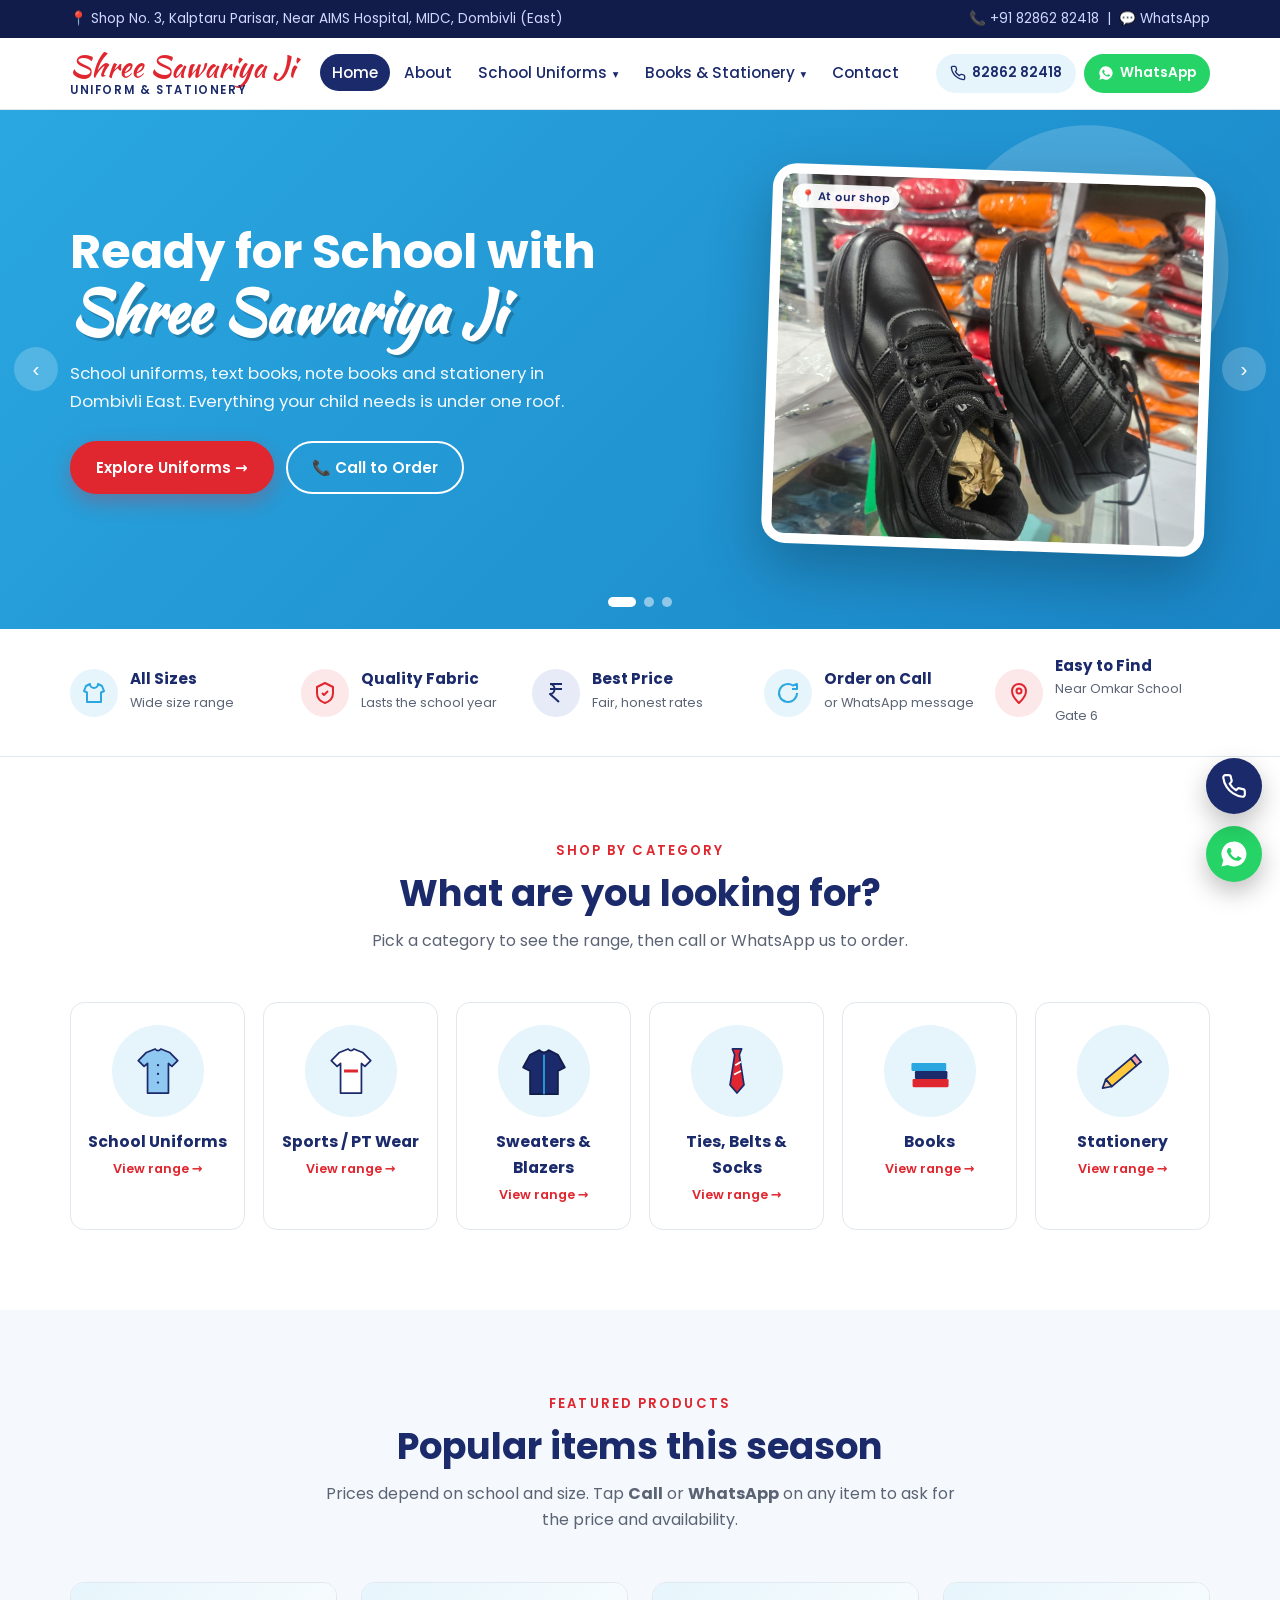
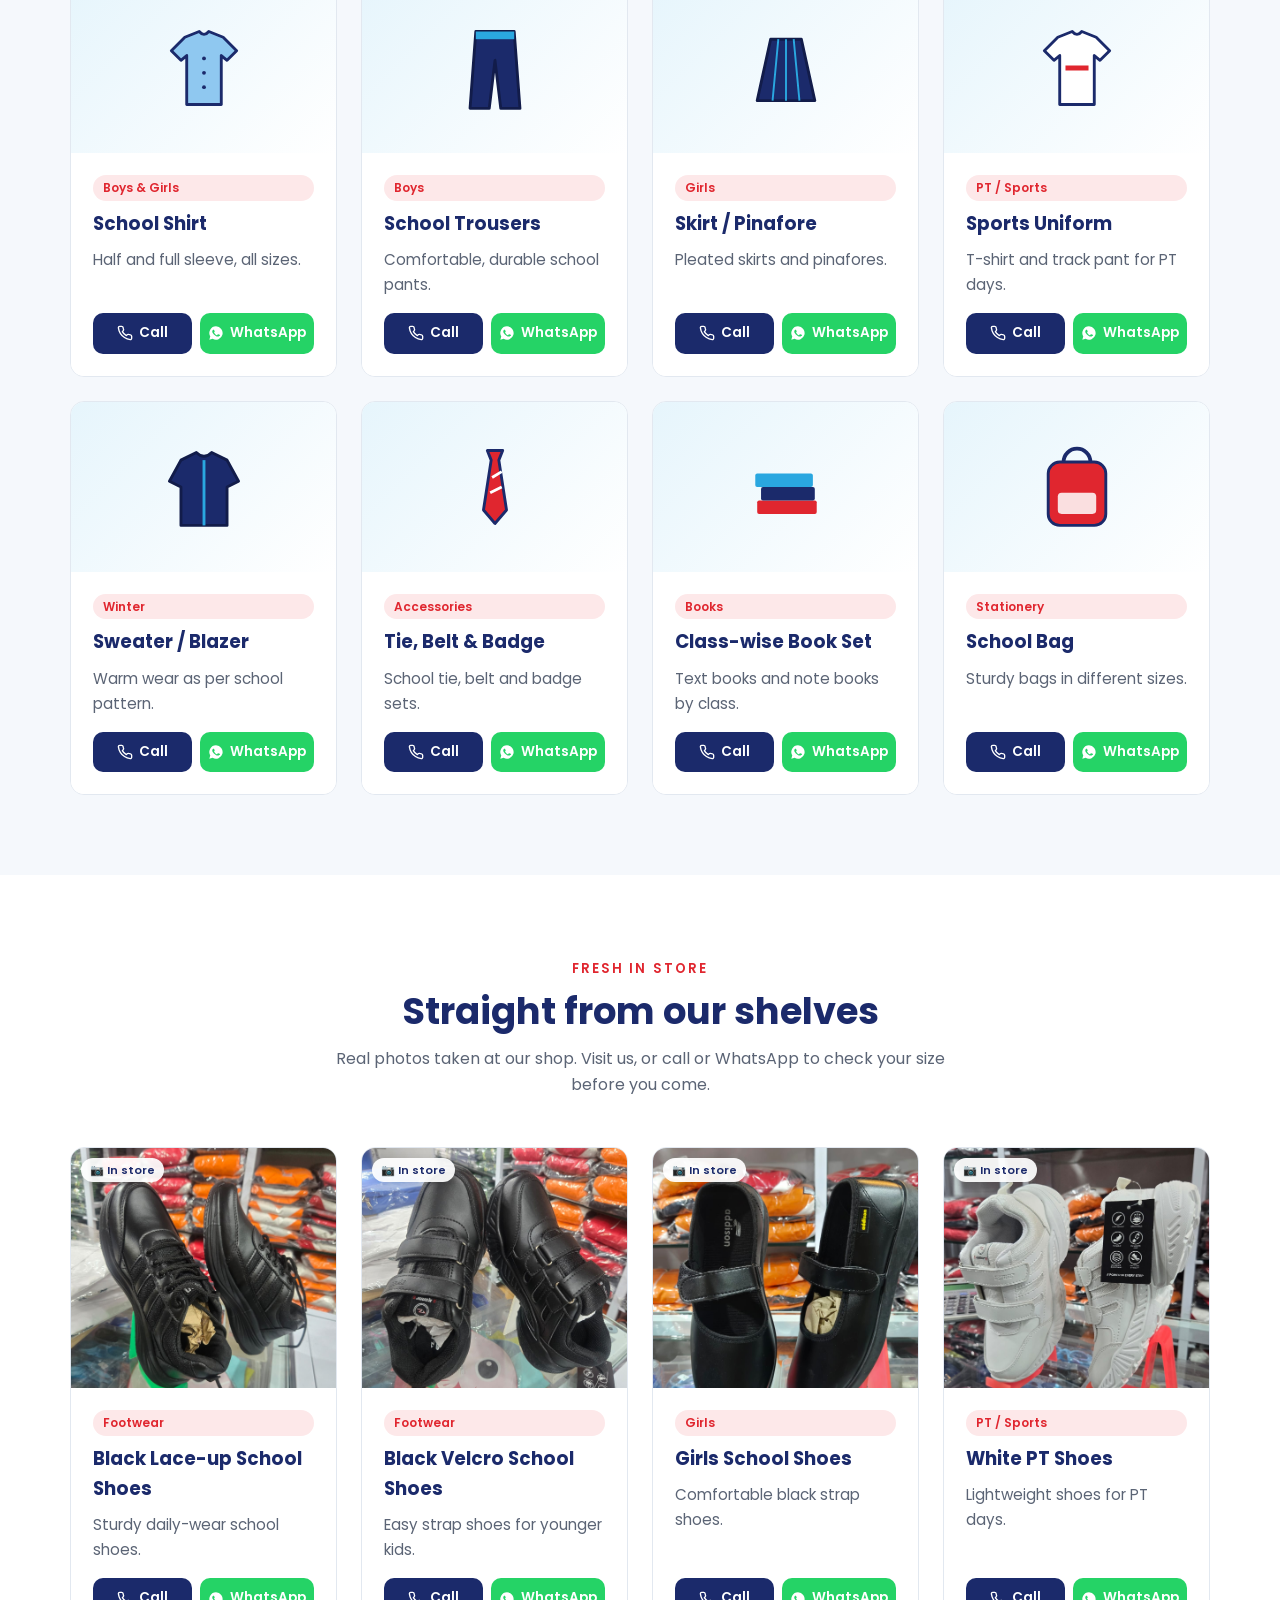
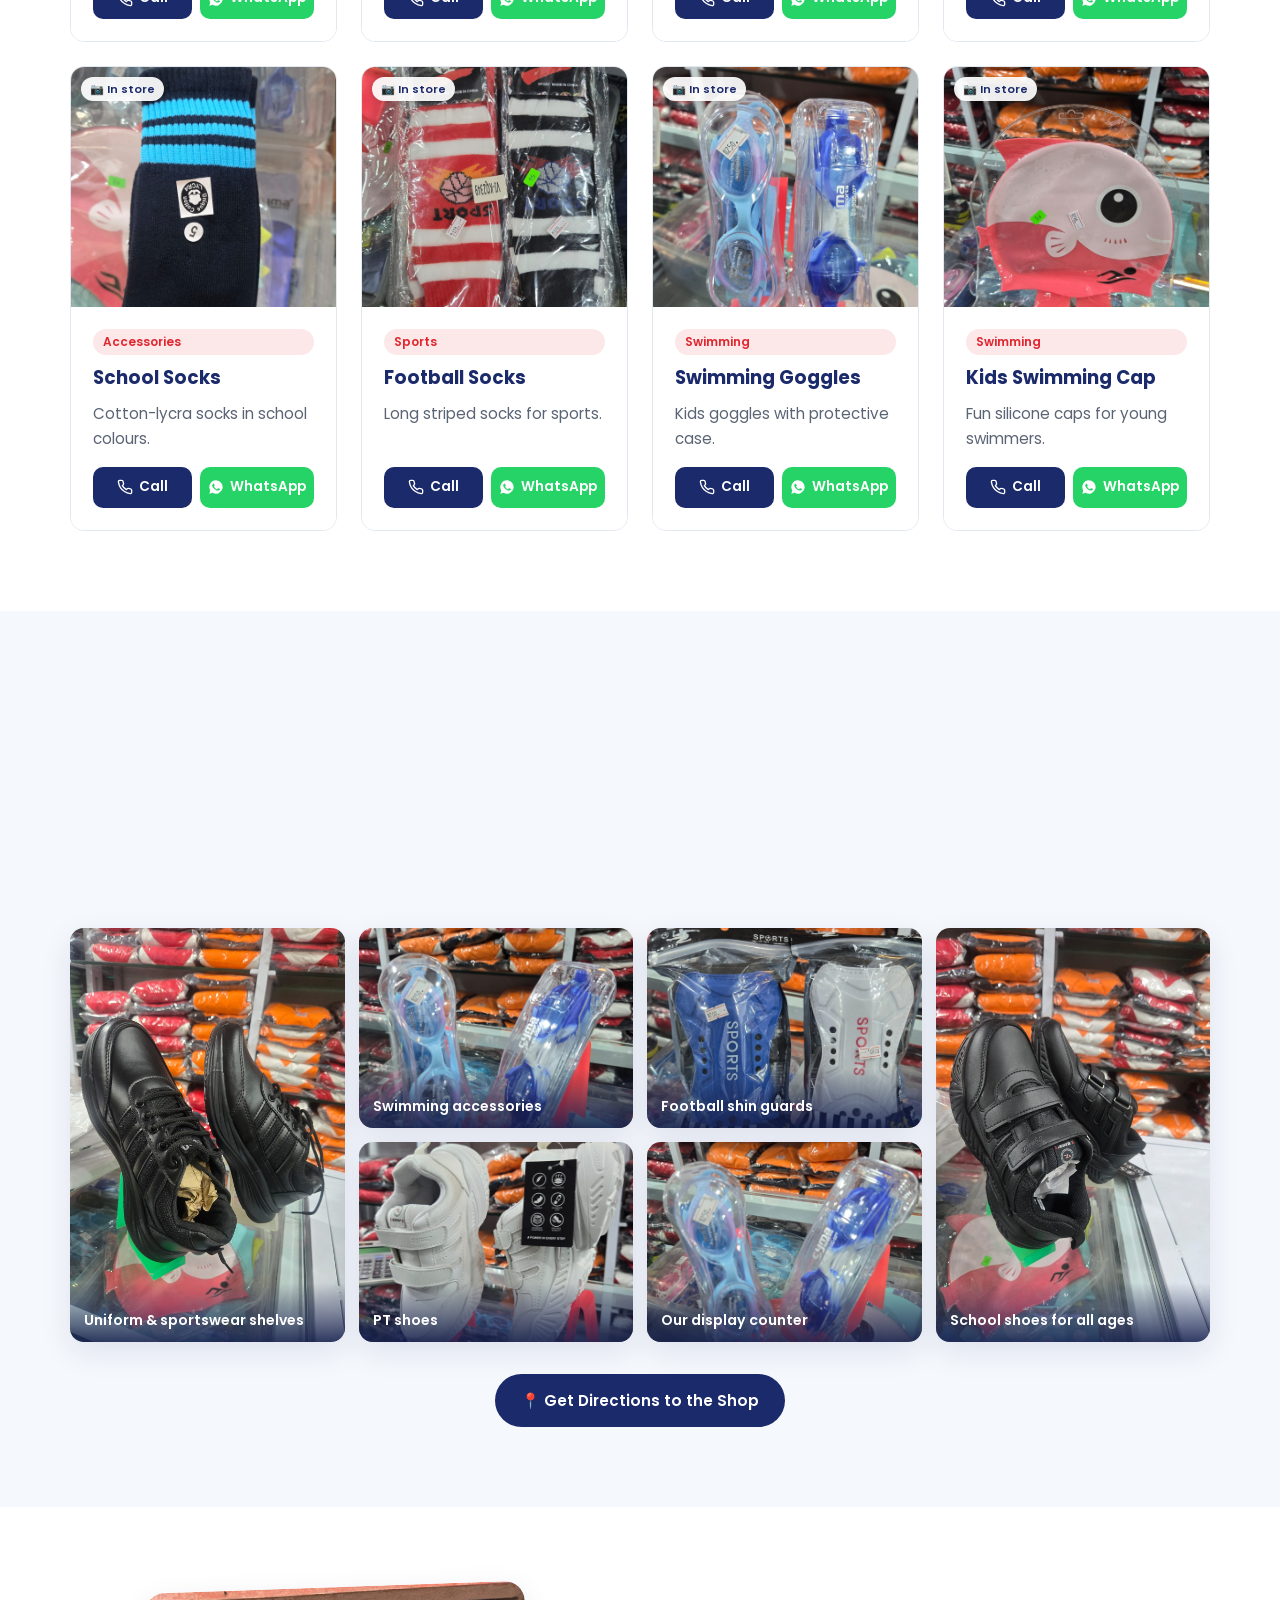
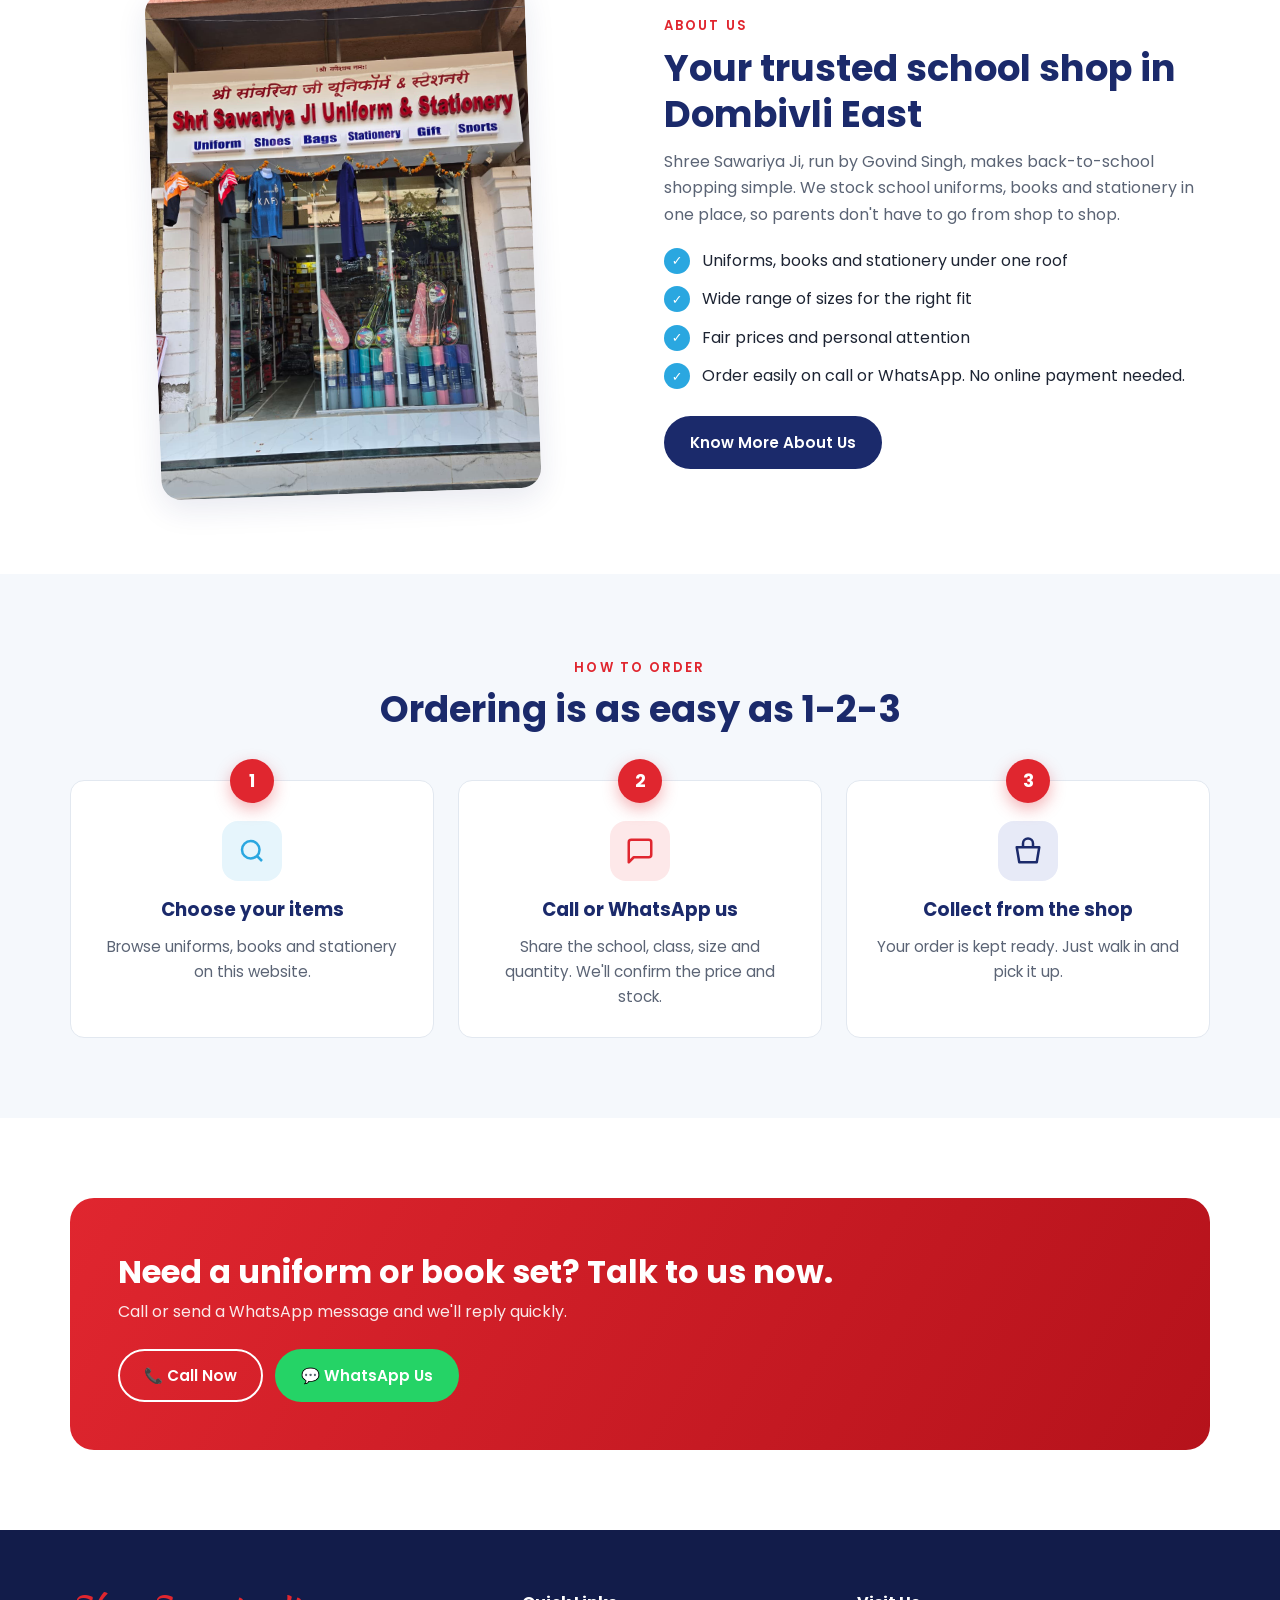
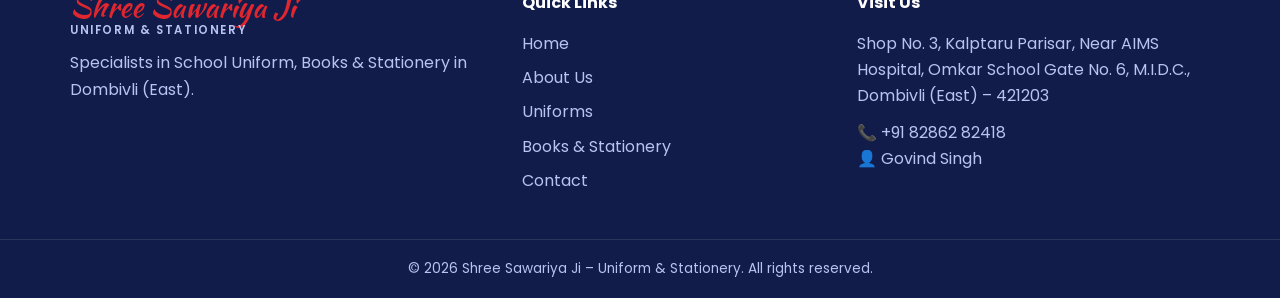
<file: index.html>
<!DOCTYPE html>
<html lang="en">
<head>
  <meta charset="UTF-8">
  <meta name="viewport" content="width=device-width, initial-scale=1.0">
  <title>Shree Sawariya Ji | School Uniform, Books & Stationery – Dombivli East</title>
  <meta name="description" content="Shree Sawariya Ji – specialists in school uniforms, books and stationery. Shop No. 3, Kalptaru Parisar, near AIMS Hospital, MIDC, Dombivli (East). Call 8286282418.">
  <link rel="preconnect" href="https://fonts.googleapis.com">
  <link rel="preconnect" href="https://fonts.gstatic.com" crossorigin>
  <link href="https://fonts.googleapis.com/css2?family=Kaushan+Script&family=Poppins:wght@400;500;600;700&display=swap" rel="stylesheet">
  <link rel="stylesheet" href="assets/style.css">
</head>
<body>

<div class="topbar">
  <div class="container">
    <span>📍 Shop No. 3, Kalptaru Parisar, Near AIMS Hospital, MIDC, Dombivli (East)</span>
    <span><a href="tel:+918286282418">📞 +91 82862 82418</a> &nbsp;|&nbsp; <a href="https://wa.me/918286282418" target="_blank" rel="noopener">💬 WhatsApp</a></span>
  </div>
</div>

<header class="site">
  <div class="container">
    <a href="index.html" class="logo"><span class="script">Shree Sawariya Ji</span><span class="tag">Uniform &amp; Stationery</span></a>
    <nav class="main">
      <ul>
        <li><a href="index.html" class="active">Home</a></li>
        <li><a href="about.html">About</a></li>
        <li class="has-sub"><a href="uniforms.html">School Uniforms</a>
          <ul class="sub">
            <li><a href="uniforms.html#shirts">Shirts</a></li>
            <li><a href="uniforms.html#trousers">Trousers &amp; Shorts</a></li>
            <li><a href="uniforms.html#skirts">Skirts &amp; Pinafores</a></li>
            <li><a href="uniforms.html#sports">Sports / PT Uniform</a></li>
            <li><a href="uniforms.html#winter">Sweaters &amp; Blazers</a></li>
            <li><a href="uniforms.html#ties">Ties, Belts &amp; Socks</a></li>
            <li><a href="uniforms.html#shoes">School Shoes</a></li>
          </ul>
        </li>
        <li class="has-sub"><a href="books-stationery.html">Books &amp; Stationery</a>
          <ul class="sub">
            <li><a href="books-stationery.html#books">Text Books &amp; Note Books</a></li>
            <li><a href="books-stationery.html#stationery">Stationery</a></li>
            <li><a href="books-stationery.html#bags">School Bags &amp; Bottles</a></li>
          </ul>
        </li>
        <li><a href="contact.html">Contact</a></li>
      </ul>
    </nav>
    <div class="head-contact">
      <a class="call" href="tel:+918286282418" aria-label="Call us"><svg viewBox="0 0 24 24" fill="none" stroke="currentColor" stroke-width="2" stroke-linejoin="round"><path d="M22 16.9v3a2 2 0 0 1-2.2 2 19.8 19.8 0 0 1-8.6-3.1 19.5 19.5 0 0 1-6-6A19.8 19.8 0 0 1 2.1 4.2 2 2 0 0 1 4.1 2h3a2 2 0 0 1 2 1.7c.1 1 .4 1.9.7 2.8a2 2 0 0 1-.5 2.1L8 9.9a16 16 0 0 0 6 6l1.3-1.3a2 2 0 0 1 2.1-.4c.9.3 1.8.6 2.8.7a2 2 0 0 1 1.7 2Z"/></svg><span class="label">82862 82418</span></a>
      <a class="wa" href="https://wa.me/918286282418" target="_blank" rel="noopener" aria-label="WhatsApp us"><svg viewBox="0 0 24 24" fill="currentColor"><path d="M12 2a10 10 0 0 0-8.6 15.1L2 22l5-1.3A10 10 0 1 0 12 2Zm5.3 14.1c-.2.6-1.3 1.2-1.8 1.3-.5 0-1 .2-3.3-.7-2.8-1.1-4.6-4-4.7-4.2-.1-.2-1.1-1.5-1.1-2.8 0-1.3.7-2 1-2.3.2-.3.5-.3.7-.3h.5c.2 0 .4 0 .6.5l.8 2c.1.2.1.4 0 .5l-.3.5-.4.4c-.1.1-.3.3-.1.6.2.3.8 1.3 1.7 2.1 1.1 1 2.1 1.3 2.4 1.5.3.1.5.1.6-.1l.9-1.1c.2-.3.4-.2.7-.1l1.9.9c.3.1.5.2.5.3.1.2.1.7-.1 1.3Z"/></svg><span class="label">WhatsApp</span></a>
    </div>
    <button class="menu-btn" aria-label="Open menu"><span></span><span></span><span></span></button>
  </div>
</header>

<!-- BANNER SLIDER -->
<section class="slider" style="padding:0" aria-label="Highlights">
  <div class="slides">
    <div class="slide s1">
      <div class="container">
        <div>
          <h1>Ready for School with <span class="script">Shree Sawariya Ji</span></h1>
          <p>School uniforms, text books, note books and stationery in Dombivli East. Everything your child needs is under one roof.</p>
          <div class="actions">
            <a href="uniforms.html" class="btn btn-red">Explore Uniforms →</a>
            <a href="tel:+918286282418" class="btn btn-outline">📞 Call to Order</a>
          </div>
        </div>
        <div class="art photo">
          <span class="in-store">📍 At our shop</span>
          <img src="assets/shop/black-lace-shoes.jpeg" alt="School shoes on display with stocked uniform shelves at Shree Sawariya Ji, Dombivli East">
        </div>
      </div>
    </div>
    <div class="slide s2">
      <div class="container">
        <div>
          <h2>No Cart, No Hassle. <span class="script">Just Call or WhatsApp</span></h2>
          <p>Tell us your child's school, class and size. We'll confirm availability and price and keep your order ready for pickup.</p>
          <div class="actions">
            <a href="https://wa.me/918286282418?text=Hello%20Shree%20Sawariya%20Ji%2C%20I%20want%20to%20place%20an%20order." target="_blank" rel="noopener" class="btn btn-wa">💬 WhatsApp Order</a>
            <a href="tel:+918286282418" class="btn btn-outline">📞 82862 82418</a>
          </div>
        </div>
        <div class="art">
          <svg viewBox="0 0 400 300" role="img" aria-label="Phone with WhatsApp chat">
            <rect width="400" height="300" rx="18" fill="#e7eaf7"/>
            <rect x="140" y="30" width="120" height="240" rx="18" fill="#1b2a6b"/>
            <rect x="150" y="50" width="100" height="200" rx="6" fill="#fff"/>
            <rect x="158" y="64" width="70" height="22" rx="8" fill="#dcf8c6"/>
            <rect x="172" y="96" width="70" height="22" rx="8" fill="#e6f5fc"/>
            <rect x="158" y="128" width="60" height="22" rx="8" fill="#dcf8c6"/>
            <rect x="172" y="160" width="70" height="34" rx="8" fill="#e6f5fc"/>
            <circle cx="320" cy="90" r="34" fill="#25d366"/>
            <path d="M306 90l10 10 18-20" stroke="#fff" stroke-width="6" fill="none" stroke-linecap="round" stroke-linejoin="round"/>
            <circle cx="80" cy="200" r="30" fill="#e0262f"/>
            <text x="80" y="209" font-size="26" text-anchor="middle" fill="#fff" font-family="Poppins, sans-serif" font-weight="700">₹</text>
          </svg>
        </div>
      </div>
    </div>
    <div class="slide s3">
      <div class="container">
        <div>
          <h2>Books &amp; Stationery <span class="script">for Every Class</span></h2>
          <p>Send us your school's book list on WhatsApp and we'll collect the full set: text books, note books, covers and all stationery.</p>
          <div class="actions">
            <a href="books-stationery.html" class="btn btn-navy">View Books &amp; Stationery →</a>
            <a href="https://wa.me/918286282418?text=Hello%2C%20I%20want%20to%20send%20my%20child%27s%20book%20list." target="_blank" rel="noopener" class="btn btn-outline">📄 Send Book List</a>
          </div>
        </div>
        <div class="art">
          <svg viewBox="0 0 400 300" role="img" aria-label="Stack of books and school bag">
            <rect width="400" height="300" rx="18" fill="#fde8e9"/>
            <rect x="60" y="210" width="170" height="30" rx="4" fill="#1b2a6b"/>
            <rect x="70" y="180" width="150" height="30" rx="4" fill="#2aa7e0"/>
            <rect x="54" y="150" width="160" height="30" rx="4" fill="#ffc83d"/>
            <rect x="76" y="120" width="140" height="30" rx="4" fill="#e0262f"/>
            <path d="M280 110a30 30 0 0 1 60 0" fill="none" stroke="#1b2a6b" stroke-width="6"/>
            <rect x="256" y="110" width="108" height="130" rx="18" fill="#e0262f" stroke="#1b2a6b" stroke-width="4"/>
            <rect x="276" y="170" width="68" height="44" rx="6" fill="#fff" opacity=".85"/>
          </svg>
        </div>
      </div>
    </div>
  </div>
  <button class="nav-btn prev" aria-label="Previous slide">‹</button>
  <button class="nav-btn next" aria-label="Next slide">›</button>
  <div class="dots"></div>
</section>

<!-- TRUST BADGES -->
<div class="badges">
  <div class="container">
    <div class="badge"><div class="icon"><svg viewBox="0 0 24 24" fill="none" stroke="currentColor" stroke-width="2" stroke-linejoin="round"><path d="M8 3 4 5 2 10l3 1.5V21h14v-9.5L22 10l-2-5-4-2a4 4 0 0 1-8 0Z"/></svg></div><div><strong>All Sizes</strong><span>Wide size range</span></div></div>
    <div class="badge"><div class="icon red"><svg viewBox="0 0 24 24" fill="none" stroke="currentColor" stroke-width="2" stroke-linejoin="round"><path d="M12 2 4 6v6c0 5 3.5 8.5 8 10 4.5-1.5 8-5 8-10V6l-8-4Z"/><path d="m9 12 2 2 4-4"/></svg></div><div><strong>Quality Fabric</strong><span>Lasts the school year</span></div></div>
    <div class="badge"><div class="icon navy"><svg viewBox="0 0 24 24" fill="none" stroke="currentColor" stroke-width="2" stroke-linejoin="round"><path d="M6 3h12M6 8h12M6 3c6 0 6 10 0 10l9 8"/></svg></div><div><strong>Best Price</strong><span>Fair, honest rates</span></div></div>
    <div class="badge"><div class="icon"><svg viewBox="0 0 24 24" fill="none" stroke="currentColor" stroke-width="2" stroke-linejoin="round"><path d="M21 12a9 9 0 1 1-4-7.5L21 3v5h-5"/></svg></div><div><strong>Order on Call</strong><span>or WhatsApp message</span></div></div>
    <div class="badge"><div class="icon red"><svg viewBox="0 0 24 24" fill="none" stroke="currentColor" stroke-width="2" stroke-linejoin="round"><path d="M12 22s7-6.5 7-12a7 7 0 0 0-14 0c0 5.5 7 12 7 12Z"/><circle cx="12" cy="10" r="2.5"/></svg></div><div><strong>Easy to Find</strong><span>Near Omkar School Gate 6</span></div></div>
  </div>
</div>

<!-- CATEGORIES -->
<section>
  <div class="container">
    <div class="section-head reveal">
      <span class="eyebrow">Shop by Category</span>
      <h2>What are you looking for?</h2>
      <p>Pick a category to see the range, then call or WhatsApp us to order.</p>
    </div>
    <div class="cats">
      <a href="uniforms.html#shirts" class="cat reveal">
        <div class="pic"><svg viewBox="0 0 100 100"><path d="M30 18 45 12q5 6 10 0l15 6 14 14-10 10-6-5v51H32V37l-6 5-10-10Z" fill="#8fc8f0" stroke="#1b2a6b" stroke-width="3" stroke-linejoin="round"/><circle cx="50" cy="40" r="2" fill="#1b2a6b"/><circle cx="50" cy="55" r="2" fill="#1b2a6b"/><circle cx="50" cy="70" r="2" fill="#1b2a6b"/></svg></div>
        <h3>School Uniforms</h3><span>View range →</span>
      </a>
      <a href="uniforms.html#sports" class="cat reveal">
        <div class="pic"><svg viewBox="0 0 100 100"><path d="M30 18 45 12q5 6 10 0l15 6 14 14-10 10-6-5v51H32V37l-6 5-10-10Z" fill="#fff" stroke="#1b2a6b" stroke-width="3" stroke-linejoin="round"/><path d="M38 50h24" stroke="#e0262f" stroke-width="5"/></svg></div>
        <h3>Sports / PT Wear</h3><span>View range →</span>
      </a>
      <a href="uniforms.html#winter" class="cat reveal">
        <div class="pic"><svg viewBox="0 0 100 100"><path d="M26 22 42 14q8 8 16 0l16 8 12 22-12 6v40H26V50l-12-6Z" fill="#1b2a6b" stroke="#121c4a" stroke-width="3" stroke-linejoin="round"/><path d="M50 22v68" stroke="#2aa7e0" stroke-width="3"/></svg></div>
        <h3>Sweaters &amp; Blazers</h3><span>View range →</span>
      </a>
      <a href="uniforms.html#ties" class="cat reveal">
        <div class="pic"><svg viewBox="0 0 100 100"><path d="M42 12h16l-4 10 8 52-12 14-12-14 8-52Z" fill="#e0262f" stroke="#1b2a6b" stroke-width="3" stroke-linejoin="round"/><path d="M47 40l10-6M45 56l12-6" stroke="#fff" stroke-width="3"/></svg></div>
        <h3>Ties, Belts &amp; Socks</h3><span>View range →</span>
      </a>
      <a href="books-stationery.html#books" class="cat reveal">
        <div class="pic"><svg viewBox="0 0 100 100"><rect x="20" y="64" width="62" height="14" rx="2" fill="#e0262f"/><rect x="24" y="50" width="56" height="14" rx="2" fill="#1b2a6b"/><rect x="18" y="36" width="60" height="14" rx="2" fill="#2aa7e0"/></svg></div>
        <h3>Books</h3><span>View range →</span>
      </a>
      <a href="books-stationery.html#stationery" class="cat reveal">
        <div class="pic"><svg viewBox="0 0 100 100"><g transform="rotate(-40 50 50)"><rect x="18" y="42" width="56" height="16" fill="#ffc83d" stroke="#1b2a6b" stroke-width="3"/><rect x="74" y="42" width="10" height="16" fill="#f4a3a8" stroke="#1b2a6b" stroke-width="3"/><path d="M18 42 4 50l14 8Z" fill="#f3d9b1" stroke="#1b2a6b" stroke-width="3" stroke-linejoin="round"/></g></svg></div>
        <h3>Stationery</h3><span>View range →</span>
      </a>
    </div>
  </div>
</section>

<!-- FEATURED PRODUCTS (Call / WhatsApp buttons are added automatically by script.js) -->
<section class="soft">
  <div class="container">
    <div class="section-head reveal">
      <span class="eyebrow">Featured Products</span>
      <h2>Popular items this season</h2>
      <p>Prices depend on school and size. Tap <strong>Call</strong> or <strong>WhatsApp</strong> on any item to ask for the price and availability.</p>
    </div>
    <div class="grid grid-4">
      <div class="card product reveal">
        <div class="thumb"><svg viewBox="0 0 100 100"><path d="M30 18 45 12q5 6 10 0l15 6 14 14-10 10-6-5v51H32V37l-6 5-10-10Z" fill="#8fc8f0" stroke="#1b2a6b" stroke-width="3" stroke-linejoin="round"/><circle cx="50" cy="40" r="2" fill="#1b2a6b"/><circle cx="50" cy="55" r="2" fill="#1b2a6b"/><circle cx="50" cy="70" r="2" fill="#1b2a6b"/></svg></div>
        <div class="body"><span class="chip">Boys &amp; Girls</span><h3>School Shirt</h3><p>Half and full sleeve, all sizes.</p></div>
      </div>
      <div class="card product reveal">
        <div class="thumb"><svg viewBox="0 0 100 100"><path d="M30 12h40l6 80H56l-6-50-6 50H24Z" fill="#1b2a6b" stroke="#121c4a" stroke-width="3" stroke-linejoin="round"/><rect x="30" y="12" width="40" height="8" fill="#2aa7e0"/></svg></div>
        <div class="body"><span class="chip">Boys</span><h3>School Trousers</h3><p>Comfortable, durable school pants.</p></div>
      </div>
      <div class="card product reveal">
        <div class="thumb"><svg viewBox="0 0 100 100"><path d="M34 20h32l14 64H20Z" fill="#1b2a6b" stroke="#121c4a" stroke-width="3" stroke-linejoin="round"/><path d="M42 20 36 84M58 20l6 64M50 20v64" stroke="#2aa7e0" stroke-width="2"/></svg></div>
        <div class="body"><span class="chip">Girls</span><h3>Skirt / Pinafore</h3><p>Pleated skirts and pinafores.</p></div>
      </div>
      <div class="card product reveal">
        <div class="thumb"><svg viewBox="0 0 100 100"><path d="M30 18 45 12q5 6 10 0l15 6 14 14-10 10-6-5v51H32V37l-6 5-10-10Z" fill="#fff" stroke="#1b2a6b" stroke-width="3" stroke-linejoin="round"/><path d="M38 50h24" stroke="#e0262f" stroke-width="5"/></svg></div>
        <div class="body"><span class="chip">PT / Sports</span><h3>Sports Uniform</h3><p>T-shirt and track pant for PT days.</p></div>
      </div>
      <div class="card product reveal">
        <div class="thumb"><svg viewBox="0 0 100 100"><path d="M26 22 42 14q8 8 16 0l16 8 12 22-12 6v40H26V50l-12-6Z" fill="#1b2a6b" stroke="#121c4a" stroke-width="3" stroke-linejoin="round"/><path d="M50 22v68" stroke="#2aa7e0" stroke-width="3"/></svg></div>
        <div class="body"><span class="chip">Winter</span><h3>Sweater / Blazer</h3><p>Warm wear as per school pattern.</p></div>
      </div>
      <div class="card product reveal">
        <div class="thumb"><svg viewBox="0 0 100 100"><path d="M42 12h16l-4 10 8 52-12 14-12-14 8-52Z" fill="#e0262f" stroke="#1b2a6b" stroke-width="3" stroke-linejoin="round"/><path d="M47 40l10-6M45 56l12-6" stroke="#fff" stroke-width="3"/></svg></div>
        <div class="body"><span class="chip">Accessories</span><h3>Tie, Belt &amp; Badge</h3><p>School tie, belt and badge sets.</p></div>
      </div>
      <div class="card product reveal">
        <div class="thumb"><svg viewBox="0 0 100 100"><rect x="20" y="64" width="62" height="14" rx="2" fill="#e0262f"/><rect x="24" y="50" width="56" height="14" rx="2" fill="#1b2a6b"/><rect x="18" y="36" width="60" height="14" rx="2" fill="#2aa7e0"/></svg></div>
        <div class="body"><span class="chip">Books</span><h3>Class-wise Book Set</h3><p>Text books and note books by class.</p></div>
      </div>
      <div class="card product reveal">
        <div class="thumb"><svg viewBox="0 0 100 100"><path d="M36 24a14 14 0 0 1 28 0" fill="none" stroke="#1b2a6b" stroke-width="4"/><rect x="20" y="24" width="60" height="66" rx="12" fill="#e0262f" stroke="#1b2a6b" stroke-width="3"/><rect x="30" y="56" width="40" height="22" rx="4" fill="#fff" opacity=".85"/></svg></div>
        <div class="body"><span class="chip">Stationery</span><h3>School Bag</h3><p>Sturdy bags in different sizes.</p></div>
      </div>
    </div>
  </div>
</section>

<!-- FRESH IN STORE (real photos from the shop) -->
<section>
  <div class="container">
    <div class="section-head reveal">
      <span class="eyebrow">Fresh in Store</span>
      <h2>Straight from our shelves</h2>
      <p>Real photos taken at our shop. Visit us, or call or WhatsApp to check your size before you come.</p>
    </div>
    <div class="grid grid-4">
      <div class="card product reveal">
        <div class="thumb photo"><span class="in-store">📷 In store</span><img src="assets/shop/black-lace-shoes.jpeg" alt="Black lace-up school shoes" loading="lazy"></div>
        <div class="body"><span class="chip">Footwear</span><h3>Black Lace-up School Shoes</h3><p>Sturdy daily-wear school shoes.</p></div>
      </div>
      <div class="card product reveal">
        <div class="thumb photo"><span class="in-store">📷 In store</span><img src="assets/shop/black-velcro-shoes.jpeg" alt="Black velcro school shoes" loading="lazy"></div>
        <div class="body"><span class="chip">Footwear</span><h3>Black Velcro School Shoes</h3><p>Easy strap shoes for younger kids.</p></div>
      </div>
      <div class="card product reveal">
        <div class="thumb photo"><span class="in-store">📷 In store</span><img src="assets/shop/girls-shoes.jpeg" alt="Girls black strap school shoes" loading="lazy"></div>
        <div class="body"><span class="chip">Girls</span><h3>Girls School Shoes</h3><p>Comfortable black strap shoes.</p></div>
      </div>
      <div class="card product reveal">
        <div class="thumb photo"><span class="in-store">📷 In store</span><img src="assets/shop/white-pt-shoes.jpeg" alt="White PT shoes with velcro straps" loading="lazy"></div>
        <div class="body"><span class="chip">PT / Sports</span><h3>White PT Shoes</h3><p>Lightweight shoes for PT days.</p></div>
      </div>
      <div class="card product reveal">
        <div class="thumb photo"><span class="in-store">📷 In store</span><img src="assets/shop/navy-socks-2.jpeg" alt="Navy school socks with blue stripes" loading="lazy"></div>
        <div class="body"><span class="chip">Accessories</span><h3>School Socks</h3><p>Cotton-lycra socks in school colours.</p></div>
      </div>
      <div class="card product reveal">
        <div class="thumb photo"><span class="in-store">📷 In store</span><img src="assets/shop/sports-socks.jpeg" alt="Striped football sports socks" loading="lazy"></div>
        <div class="body"><span class="chip">Sports</span><h3>Football Socks</h3><p>Long striped socks for sports.</p></div>
      </div>
      <div class="card product reveal">
        <div class="thumb photo"><span class="in-store">📷 In store</span><img src="assets/shop/swim-goggles-3.jpeg" alt="Kids swimming goggles in case" loading="lazy"></div>
        <div class="body"><span class="chip">Swimming</span><h3>Swimming Goggles</h3><p>Kids goggles with protective case.</p></div>
      </div>
      <div class="card product reveal">
        <div class="thumb photo"><span class="in-store">📷 In store</span><img src="assets/shop/swim-cap.jpeg" alt="Fish design silicone swimming cap for kids" loading="lazy"></div>
        <div class="body"><span class="chip">Swimming</span><h3>Kids Swimming Cap</h3><p>Fun silicone caps for young swimmers.</p></div>
      </div>
    </div>
  </div>
</section>

<!-- INSIDE OUR SHOP -->
<section class="soft">
  <div class="container">
    <div class="section-head reveal">
      <span class="eyebrow">Inside Our Shop</span>
      <h2>Come and see the full range in person</h2>
      <p>Shelves full of uniforms, sportswear, shoes and accessories at Kalptaru Parisar, MIDC, Dombivli (East).</p>
    </div>
    <div class="gallery reveal">
      <figure class="tall"><img src="assets/shop/black-lace-shoes-2.jpeg" alt="Uniform shelves and school shoes in the shop" loading="lazy"><figcaption>Uniform &amp; sportswear shelves</figcaption></figure>
      <figure><img src="assets/shop/swim-goggles.jpeg" alt="Swimming goggles on the counter with stocked shelves behind" loading="lazy"><figcaption>Swimming accessories</figcaption></figure>
      <figure><img src="assets/shop/shin-guards.jpeg" alt="Football shin guards" loading="lazy"><figcaption>Football shin guards</figcaption></figure>
      <figure class="tall"><img src="assets/shop/black-velcro-shoes-2.jpeg" alt="Velcro school shoes on display" loading="lazy"><figcaption>School shoes for all ages</figcaption></figure>
      <figure><img src="assets/shop/white-pt-shoes.jpeg" alt="White PT shoes on display stand" loading="lazy"><figcaption>PT shoes</figcaption></figure>
      <figure><img src="assets/shop/swim-goggles-2.jpeg" alt="Display counter with goggles" loading="lazy"><figcaption>Our display counter</figcaption></figure>
    </div>
    <div style="text-align:center;margin-top:32px">
      <a href="contact.html" class="btn btn-navy">📍 Get Directions to the Shop</a>
    </div>
  </div>
</section>

<!-- ABOUT / WHY US -->
<section>
  <div class="container grid grid-2">
    <div class="reveal">
      <img src="assets/visiting-card.jpeg" alt="Shree Sawariya Ji Uniform &amp; Stationery shop front, MIDC Dombivli East" class="card-photo">
    </div>
    <div class="reveal">
      <span class="eyebrow">About Us</span>
      <h2 class="title">Your trusted school shop in Dombivli East</h2>
      <p style="color:var(--muted);margin-top:12px">Shree Sawariya Ji, run by Govind Singh, makes back-to-school shopping simple. We stock school uniforms, books and stationery in one place, so parents don't have to go from shop to shop.</p>
      <ul class="check-list">
        <li>Uniforms, books and stationery under one roof</li>
        <li>Wide range of sizes for the right fit</li>
        <li>Fair prices and personal attention</li>
        <li>Order easily on call or WhatsApp. No online payment needed.</li>
      </ul>
      <a href="about.html" class="btn btn-navy" style="margin-top:26px">Know More About Us</a>
    </div>
  </div>
</section>

<!-- HOW TO ORDER -->
<section class="soft">
  <div class="container">
    <div class="section-head reveal">
      <span class="eyebrow">How to Order</span>
      <h2>Ordering is as easy as 1-2-3</h2>
    </div>
    <div class="grid grid-3 steps">
      <div class="card reveal">
        <div class="icon"><svg viewBox="0 0 24 24" fill="none" stroke="currentColor" stroke-width="2" stroke-linejoin="round"><circle cx="11" cy="11" r="7"/><path d="m20 20-4-4"/></svg></div>
        <h3>Choose your items</h3>
        <p>Browse uniforms, books and stationery on this website.</p>
      </div>
      <div class="card reveal">
        <div class="icon red"><svg viewBox="0 0 24 24" fill="none" stroke="currentColor" stroke-width="2" stroke-linejoin="round"><path d="M21 15a2 2 0 0 1-2 2H7l-4 4V5a2 2 0 0 1 2-2h14a2 2 0 0 1 2 2Z"/></svg></div>
        <h3>Call or WhatsApp us</h3>
        <p>Share the school, class, size and quantity. We'll confirm the price and stock.</p>
      </div>
      <div class="card reveal">
        <div class="icon navy"><svg viewBox="0 0 24 24" fill="none" stroke="currentColor" stroke-width="2" stroke-linejoin="round"><path d="M3 9h18l-2 12H5Z"/><path d="M8 9V6a4 4 0 0 1 8 0v3"/></svg></div>
        <h3>Collect from the shop</h3>
        <p>Your order is kept ready. Just walk in and pick it up.</p>
      </div>
    </div>
  </div>
</section>

<!-- CTA -->
<section>
  <div class="container">
    <div class="cta reveal">
      <div>
        <h2>Need a uniform or book set? Talk to us now.</h2>
        <p>Call or send a WhatsApp message and we'll reply quickly.</p>
      </div>
      <div style="display:flex;gap:12px;flex-wrap:wrap">
        <a href="tel:+918286282418" class="btn btn-outline">📞 Call Now</a>
        <a href="https://wa.me/918286282418?text=Hello%20Shree%20Sawariya%20Ji%2C%20I%20have%20an%20enquiry." target="_blank" rel="noopener" class="btn btn-wa">💬 WhatsApp Us</a>
      </div>
    </div>
  </div>
</section>

<footer class="site">
  <div class="container grid">
    <div>
      <div class="logo" style="margin-bottom:14px"><span class="script">Shree Sawariya Ji</span><span class="tag">Uniform &amp; Stationery</span></div>
      <p>Specialists in School Uniform, Books &amp; Stationery in Dombivli (East).</p>
    </div>
    <div>
      <h4>Quick Links</h4>
      <ul>
        <li><a href="index.html">Home</a></li>
        <li><a href="about.html">About Us</a></li>
        <li><a href="uniforms.html">Uniforms</a></li>
        <li><a href="books-stationery.html">Books &amp; Stationery</a></li>
        <li><a href="contact.html">Contact</a></li>
      </ul>
    </div>
    <div>
      <h4>Visit Us</h4>
      <p>Shop No. 3, Kalptaru Parisar, Near AIMS Hospital, Omkar School Gate No. 6, M.I.D.C., Dombivli (East) – 421203</p>
      <p style="margin-top:10px">📞 <a href="tel:+918286282418">+91 82862 82418</a><br>👤 Govind Singh</p>
    </div>
  </div>
  <div class="bottom">© <span class="year"></span> Shree Sawariya Ji – Uniform &amp; Stationery. All rights reserved.</div>
</footer>

<a href="https://wa.me/918286282418" class="wa-float" target="_blank" rel="noopener" aria-label="Chat on WhatsApp">
  <svg viewBox="0 0 24 24"><path d="M12 2a10 10 0 0 0-8.6 15.1L2 22l5-1.3A10 10 0 1 0 12 2Zm5.3 14.1c-.2.6-1.3 1.2-1.8 1.3-.5 0-1 .2-3.3-.7-2.8-1.1-4.6-4-4.7-4.2-.1-.2-1.1-1.5-1.1-2.8 0-1.3.7-2 1-2.3.2-.3.5-.3.7-.3h.5c.2 0 .4 0 .6.5l.8 2c.1.2.1.4 0 .5l-.3.5-.4.4c-.1.1-.3.3-.1.6.2.3.8 1.3 1.7 2.1 1.1 1 2.1 1.3 2.4 1.5.3.1.5.1.6-.1l.9-1.1c.2-.3.4-.2.7-.1l1.9.9c.3.1.5.2.5.3.1.2.1.7-.1 1.3Z"/></svg>
</a>

<script src="assets/script.js"></script>
</body>
</html>
</file>
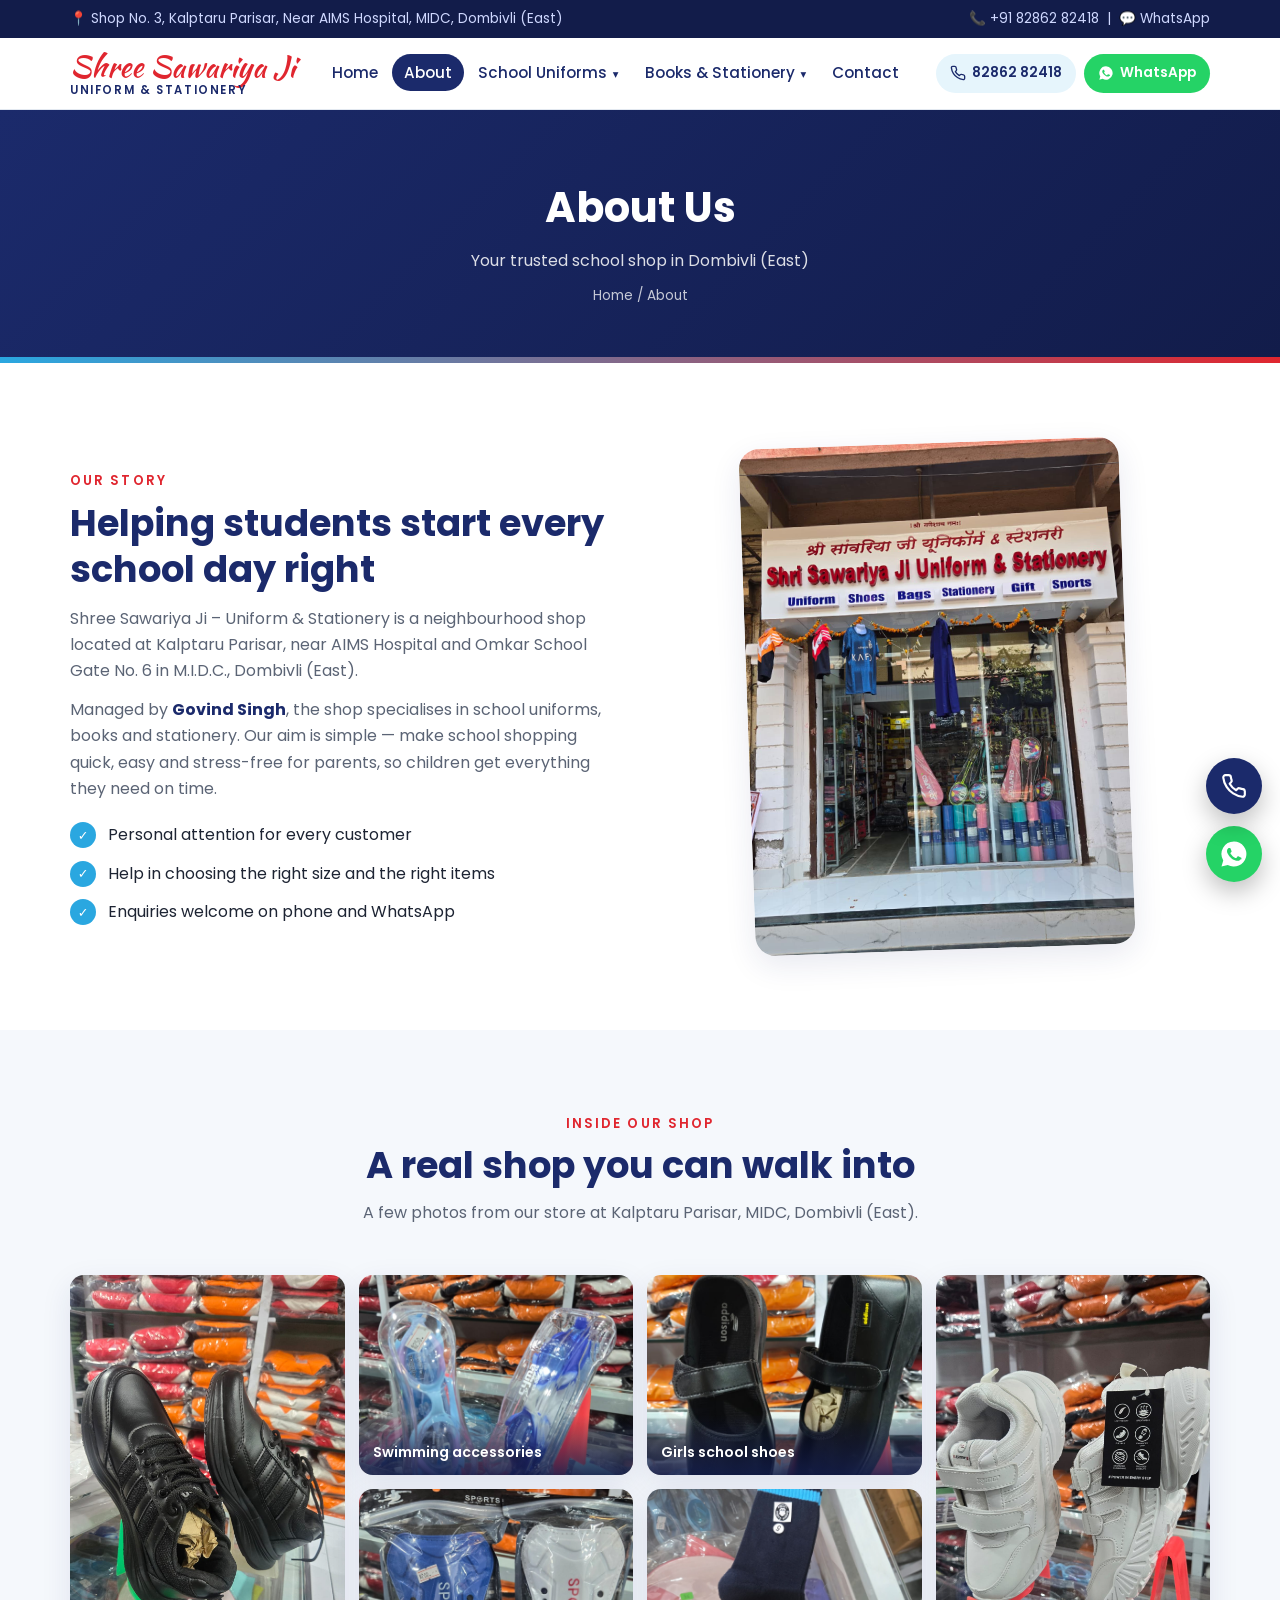
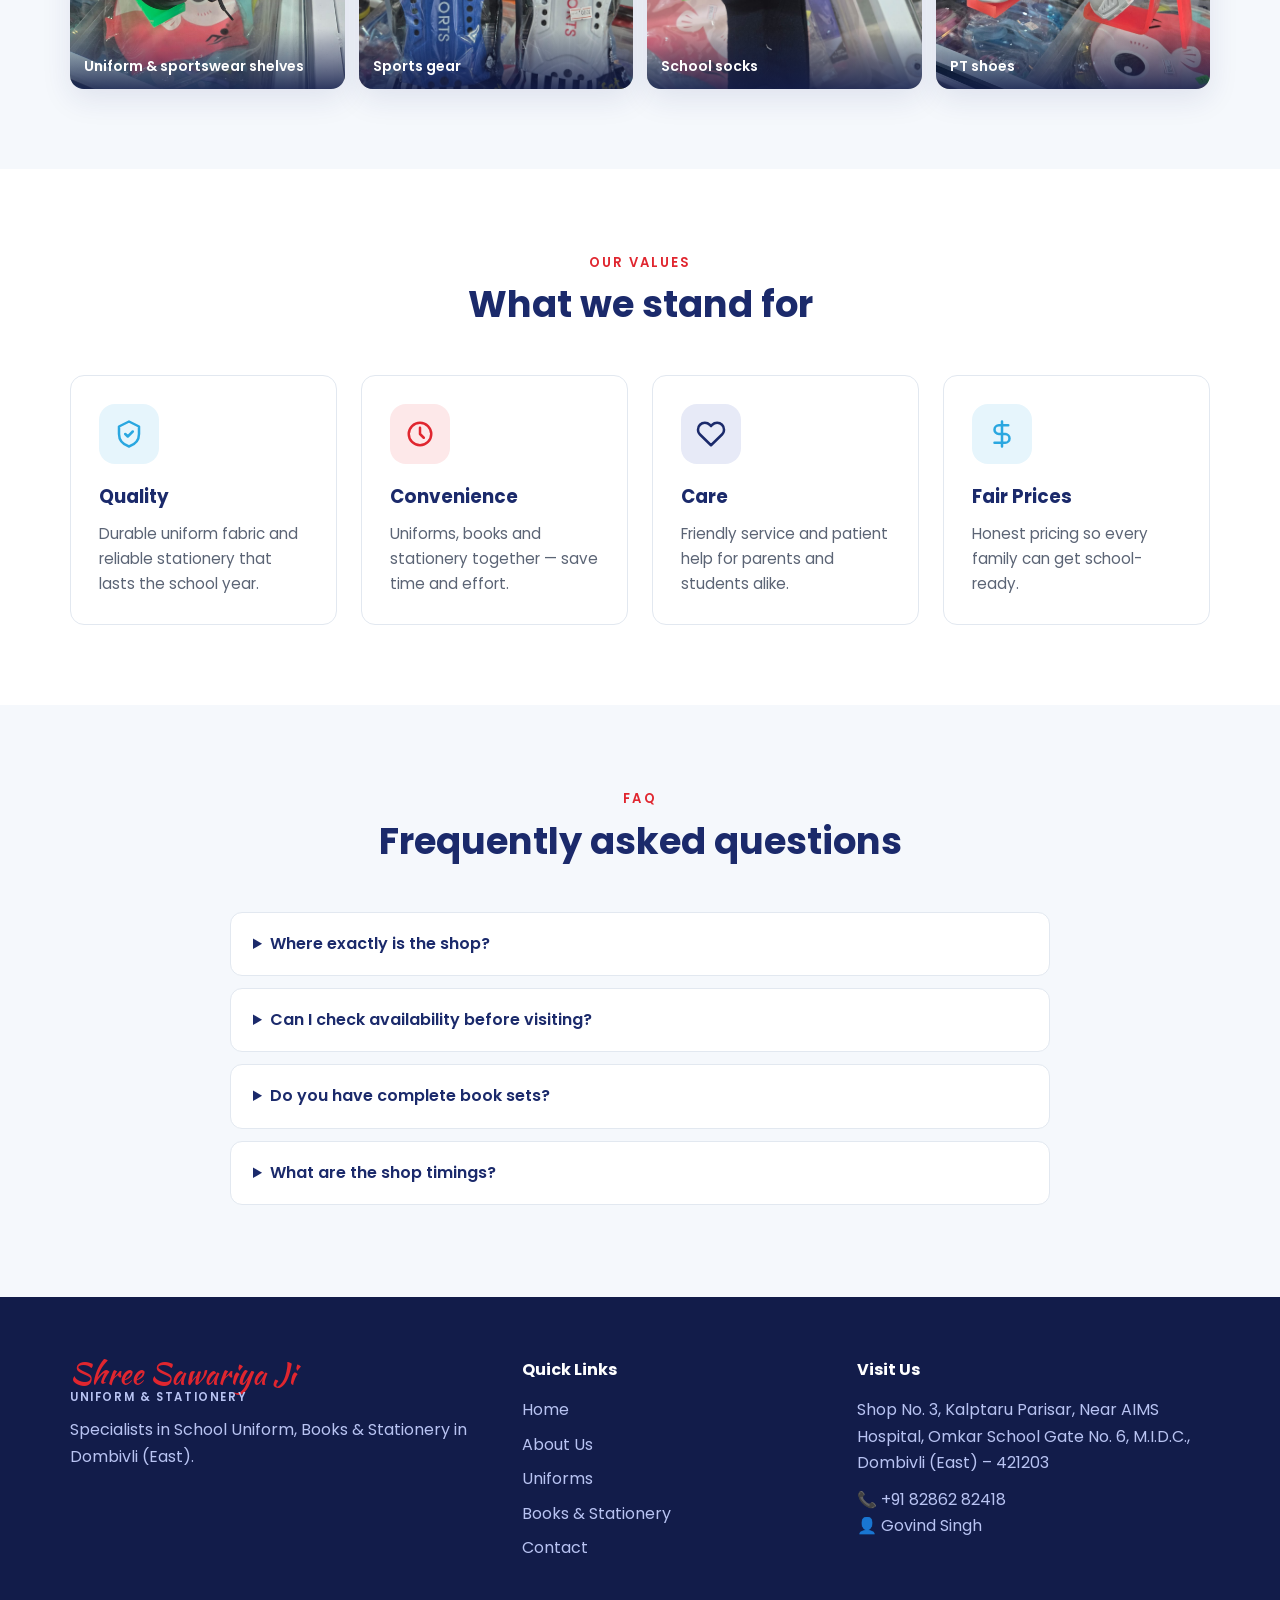
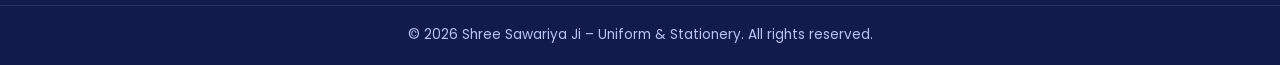
<file: about.html>
<!DOCTYPE html>
<html lang="en">
<head>
  <meta charset="UTF-8">
  <meta name="viewport" content="width=device-width, initial-scale=1.0">
  <title>About Us | Shree Sawariya Ji – Uniform &amp; Stationery, Dombivli East</title>
  <meta name="description" content="Learn about Shree Sawariya Ji, a school uniform, books and stationery shop run by Govind Singh near AIMS Hospital, MIDC, Dombivli East.">
  <link rel="preconnect" href="https://fonts.googleapis.com">
  <link rel="preconnect" href="https://fonts.gstatic.com" crossorigin>
  <link href="https://fonts.googleapis.com/css2?family=Kaushan+Script&family=Poppins:wght@400;500;600;700&display=swap" rel="stylesheet">
  <link rel="stylesheet" href="assets/style.css">
</head>
<body>

<div class="topbar">
  <div class="container">
    <span>📍 Shop No. 3, Kalptaru Parisar, Near AIMS Hospital, MIDC, Dombivli (East)</span>
    <span><a href="tel:+918286282418">📞 +91 82862 82418</a> &nbsp;|&nbsp; <a href="https://wa.me/918286282418" target="_blank" rel="noopener">💬 WhatsApp</a></span>
  </div>
</div>

<header class="site">
  <div class="container">
    <a href="index.html" class="logo"><span class="script">Shree Sawariya Ji</span><span class="tag">Uniform &amp; Stationery</span></a>
    <nav class="main">
      <ul>
        <li><a href="index.html">Home</a></li>
        <li><a href="about.html" class="active">About</a></li>
        <li class="has-sub"><a href="uniforms.html">School Uniforms</a>
          <ul class="sub">
            <li><a href="uniforms.html#shirts">Shirts</a></li>
            <li><a href="uniforms.html#trousers">Trousers &amp; Shorts</a></li>
            <li><a href="uniforms.html#skirts">Skirts &amp; Pinafores</a></li>
            <li><a href="uniforms.html#sports">Sports / PT Uniform</a></li>
            <li><a href="uniforms.html#winter">Sweaters &amp; Blazers</a></li>
            <li><a href="uniforms.html#ties">Ties, Belts &amp; Socks</a></li>
            <li><a href="uniforms.html#shoes">School Shoes</a></li>
          </ul>
        </li>
        <li class="has-sub"><a href="books-stationery.html">Books &amp; Stationery</a>
          <ul class="sub">
            <li><a href="books-stationery.html#books">Text Books &amp; Note Books</a></li>
            <li><a href="books-stationery.html#stationery">Stationery</a></li>
            <li><a href="books-stationery.html#bags">School Bags &amp; Bottles</a></li>
          </ul>
        </li>
        <li><a href="contact.html">Contact</a></li>
      </ul>
    </nav>
    <div class="head-contact">
      <a class="call" href="tel:+918286282418" aria-label="Call us"><svg viewBox="0 0 24 24" fill="none" stroke="currentColor" stroke-width="2" stroke-linejoin="round"><path d="M22 16.9v3a2 2 0 0 1-2.2 2 19.8 19.8 0 0 1-8.6-3.1 19.5 19.5 0 0 1-6-6A19.8 19.8 0 0 1 2.1 4.2 2 2 0 0 1 4.1 2h3a2 2 0 0 1 2 1.7c.1 1 .4 1.9.7 2.8a2 2 0 0 1-.5 2.1L8 9.9a16 16 0 0 0 6 6l1.3-1.3a2 2 0 0 1 2.1-.4c.9.3 1.8.6 2.8.7a2 2 0 0 1 1.7 2Z"/></svg><span class="label">82862 82418</span></a>
      <a class="wa" href="https://wa.me/918286282418" target="_blank" rel="noopener" aria-label="WhatsApp us"><svg viewBox="0 0 24 24" fill="currentColor"><path d="M12 2a10 10 0 0 0-8.6 15.1L2 22l5-1.3A10 10 0 1 0 12 2Zm5.3 14.1c-.2.6-1.3 1.2-1.8 1.3-.5 0-1 .2-3.3-.7-2.8-1.1-4.6-4-4.7-4.2-.1-.2-1.1-1.5-1.1-2.8 0-1.3.7-2 1-2.3.2-.3.5-.3.7-.3h.5c.2 0 .4 0 .6.5l.8 2c.1.2.1.4 0 .5l-.3.5-.4.4c-.1.1-.3.3-.1.6.2.3.8 1.3 1.7 2.1 1.1 1 2.1 1.3 2.4 1.5.3.1.5.1.6-.1l.9-1.1c.2-.3.4-.2.7-.1l1.9.9c.3.1.5.2.5.3.1.2.1.7-.1 1.3Z"/></svg><span class="label">WhatsApp</span></a>
    </div>
    <button class="menu-btn" aria-label="Open menu"><span></span><span></span><span></span></button>
  </div>
</header>

<section class="page-banner">
  <div class="container">
    <h1>About Us</h1>
    <p>Your trusted school shop in Dombivli (East)</p>
    <div class="crumbs"><a href="index.html">Home</a> / About</div>
  </div>
</section>

<section>
  <div class="container grid grid-2">
    <div class="reveal">
      <span class="eyebrow">Our Story</span>
      <h2 class="title">Helping students start every school day right</h2>
      <p style="color:var(--muted);margin-top:14px">Shree Sawariya Ji – Uniform &amp; Stationery is a neighbourhood shop located at Kalptaru Parisar, near AIMS Hospital and Omkar School Gate No. 6 in M.I.D.C., Dombivli (East).</p>
      <p style="color:var(--muted);margin-top:12px">Managed by <strong style="color:var(--navy)">Govind Singh</strong>, the shop specialises in school uniforms, books and stationery. Our aim is simple — make school shopping quick, easy and stress-free for parents, so children get everything they need on time.</p>
      <ul class="check-list">
        <li>Personal attention for every customer</li>
        <li>Help in choosing the right size and the right items</li>
        <li>Enquiries welcome on phone and WhatsApp</li>
      </ul>
    </div>
    <div class="reveal">
      <img src="assets/visiting-card.jpeg" alt="Shree Sawariya Ji Uniform &amp; Stationery shop front, MIDC Dombivli East" class="card-photo">
    </div>
  </div>
</section>

<section class="soft">
  <div class="container">
    <div class="section-head reveal">
      <span class="eyebrow">Inside Our Shop</span>
      <h2>A real shop you can walk into</h2>
      <p>A few photos from our store at Kalptaru Parisar, MIDC, Dombivli (East).</p>
    </div>
    <div class="gallery reveal">
      <figure class="tall"><img src="assets/shop/black-lace-shoes-2.jpeg" alt="Uniform shelves and school shoes in the shop" loading="lazy"><figcaption>Uniform &amp; sportswear shelves</figcaption></figure>
      <figure><img src="assets/shop/swim-goggles.jpeg" alt="Swimming goggles on the counter" loading="lazy"><figcaption>Swimming accessories</figcaption></figure>
      <figure><img src="assets/shop/girls-shoes.jpeg" alt="Girls school shoes on display" loading="lazy"><figcaption>Girls school shoes</figcaption></figure>
      <figure class="tall"><img src="assets/shop/white-pt-shoes.jpeg" alt="White PT shoes on display stand" loading="lazy"><figcaption>PT shoes</figcaption></figure>
      <figure><img src="assets/shop/shin-guards.jpeg" alt="Football shin guards" loading="lazy"><figcaption>Sports gear</figcaption></figure>
      <figure><img src="assets/shop/navy-socks.jpeg" alt="School socks on the counter" loading="lazy"><figcaption>School socks</figcaption></figure>
    </div>
  </div>
</section>

<section>
  <div class="container">
    <div class="section-head reveal">
      <span class="eyebrow">Our Values</span>
      <h2>What we stand for</h2>
    </div>
    <div class="grid grid-4">
      <div class="card reveal">
        <div class="icon"><svg viewBox="0 0 24 24" fill="none" stroke="currentColor" stroke-width="2" stroke-linecap="round" stroke-linejoin="round"><path d="M12 2 4 6v6c0 5 3.5 8.5 8 10 4.5-1.5 8-5 8-10V6l-8-4Z"/><path d="m9 12 2 2 4-4"/></svg></div>
        <h3>Quality</h3>
        <p>Durable uniform fabric and reliable stationery that lasts the school year.</p>
      </div>
      <div class="card reveal">
        <div class="icon red"><svg viewBox="0 0 24 24" fill="none" stroke="currentColor" stroke-width="2" stroke-linecap="round" stroke-linejoin="round"><circle cx="12" cy="12" r="9"/><path d="M12 7v5l3 3"/></svg></div>
        <h3>Convenience</h3>
        <p>Uniforms, books and stationery together — save time and effort.</p>
      </div>
      <div class="card reveal">
        <div class="icon navy"><svg viewBox="0 0 24 24" fill="none" stroke="currentColor" stroke-width="2" stroke-linecap="round" stroke-linejoin="round"><path d="M20.8 4.6a5.5 5.5 0 0 0-7.8 0L12 5.7l-1-1.1a5.5 5.5 0 0 0-7.8 7.8L12 21l8.8-8.6a5.5 5.5 0 0 0 0-7.8Z"/></svg></div>
        <h3>Care</h3>
        <p>Friendly service and patient help for parents and students alike.</p>
      </div>
      <div class="card reveal">
        <div class="icon"><svg viewBox="0 0 24 24" fill="none" stroke="currentColor" stroke-width="2" stroke-linecap="round" stroke-linejoin="round"><path d="M12 2v20M17 5H9.5a3.5 3.5 0 0 0 0 7h5a3.5 3.5 0 0 1 0 7H6"/></svg></div>
        <h3>Fair Prices</h3>
        <p>Honest pricing so every family can get school-ready.</p>
      </div>
    </div>
  </div>
</section>

<section class="soft">
  <div class="container" style="max-width:820px">
    <div class="section-head reveal">
      <span class="eyebrow">FAQ</span>
      <h2>Frequently asked questions</h2>
    </div>
    <details class="reveal"><summary>Where exactly is the shop?</summary><p>Shop No. 3, Kalptaru Parisar, Near AIMS Hospital, Omkar School Gate No. 6, M.I.D.C., Dombivli (East) – 421203.</p></details>
    <details class="reveal"><summary>Can I check availability before visiting?</summary><p>Yes. Call or WhatsApp us on +91 82862 82418 with your child's school, class and size, and we'll let you know.</p></details>
    <details class="reveal"><summary>Do you have complete book sets?</summary><p>Share your school's book list with us and we will help you get the books and note books on it.</p></details>
    <details class="reveal"><summary>What are the shop timings?</summary><p>Please call us on +91 82862 82418 to confirm timings, especially during holidays and the school-reopening season.</p></details>
  </div>
</section>

<footer class="site">
  <div class="container grid">
    <div>
      <div class="logo" style="margin-bottom:14px"><span class="script">Shree Sawariya Ji</span><span class="tag">Uniform &amp; Stationery</span></div>
      <p>Specialists in School Uniform, Books &amp; Stationery in Dombivli (East).</p>
    </div>
    <div>
      <h4>Quick Links</h4>
      <ul>
        <li><a href="index.html">Home</a></li>
        <li><a href="about.html">About Us</a></li>
        <li><a href="uniforms.html">Uniforms</a></li>
        <li><a href="books-stationery.html">Books &amp; Stationery</a></li>
        <li><a href="contact.html">Contact</a></li>
      </ul>
    </div>
    <div>
      <h4>Visit Us</h4>
      <p>Shop No. 3, Kalptaru Parisar, Near AIMS Hospital, Omkar School Gate No. 6, M.I.D.C., Dombivli (East) – 421203</p>
      <p style="margin-top:10px">📞 <a href="tel:+918286282418">+91 82862 82418</a><br>👤 Govind Singh</p>
    </div>
  </div>
  <div class="bottom">© <span class="year"></span> Shree Sawariya Ji – Uniform &amp; Stationery. All rights reserved.</div>
</footer>

<a href="https://wa.me/918286282418" class="wa-float" target="_blank" rel="noopener" aria-label="Chat on WhatsApp">
  <svg viewBox="0 0 24 24"><path d="M12 2a10 10 0 0 0-8.6 15.1L2 22l5-1.3A10 10 0 1 0 12 2Zm5.3 14.1c-.2.6-1.3 1.2-1.8 1.3-.5 0-1 .2-3.3-.7-2.8-1.1-4.6-4-4.7-4.2-.1-.2-1.1-1.5-1.1-2.8 0-1.3.7-2 1-2.3.2-.3.5-.3.7-.3h.5c.2 0 .4 0 .6.5l.8 2c.1.2.1.4 0 .5l-.3.5-.4.4c-.1.1-.3.3-.1.6.2.3.8 1.3 1.7 2.1 1.1 1 2.1 1.3 2.4 1.5.3.1.5.1.6-.1l.9-1.1c.2-.3.4-.2.7-.1l1.9.9c.3.1.5.2.5.3.1.2.1.7-.1 1.3Z"/></svg>
</a>

<script src="assets/script.js"></script>
</body>
</html>
</file>
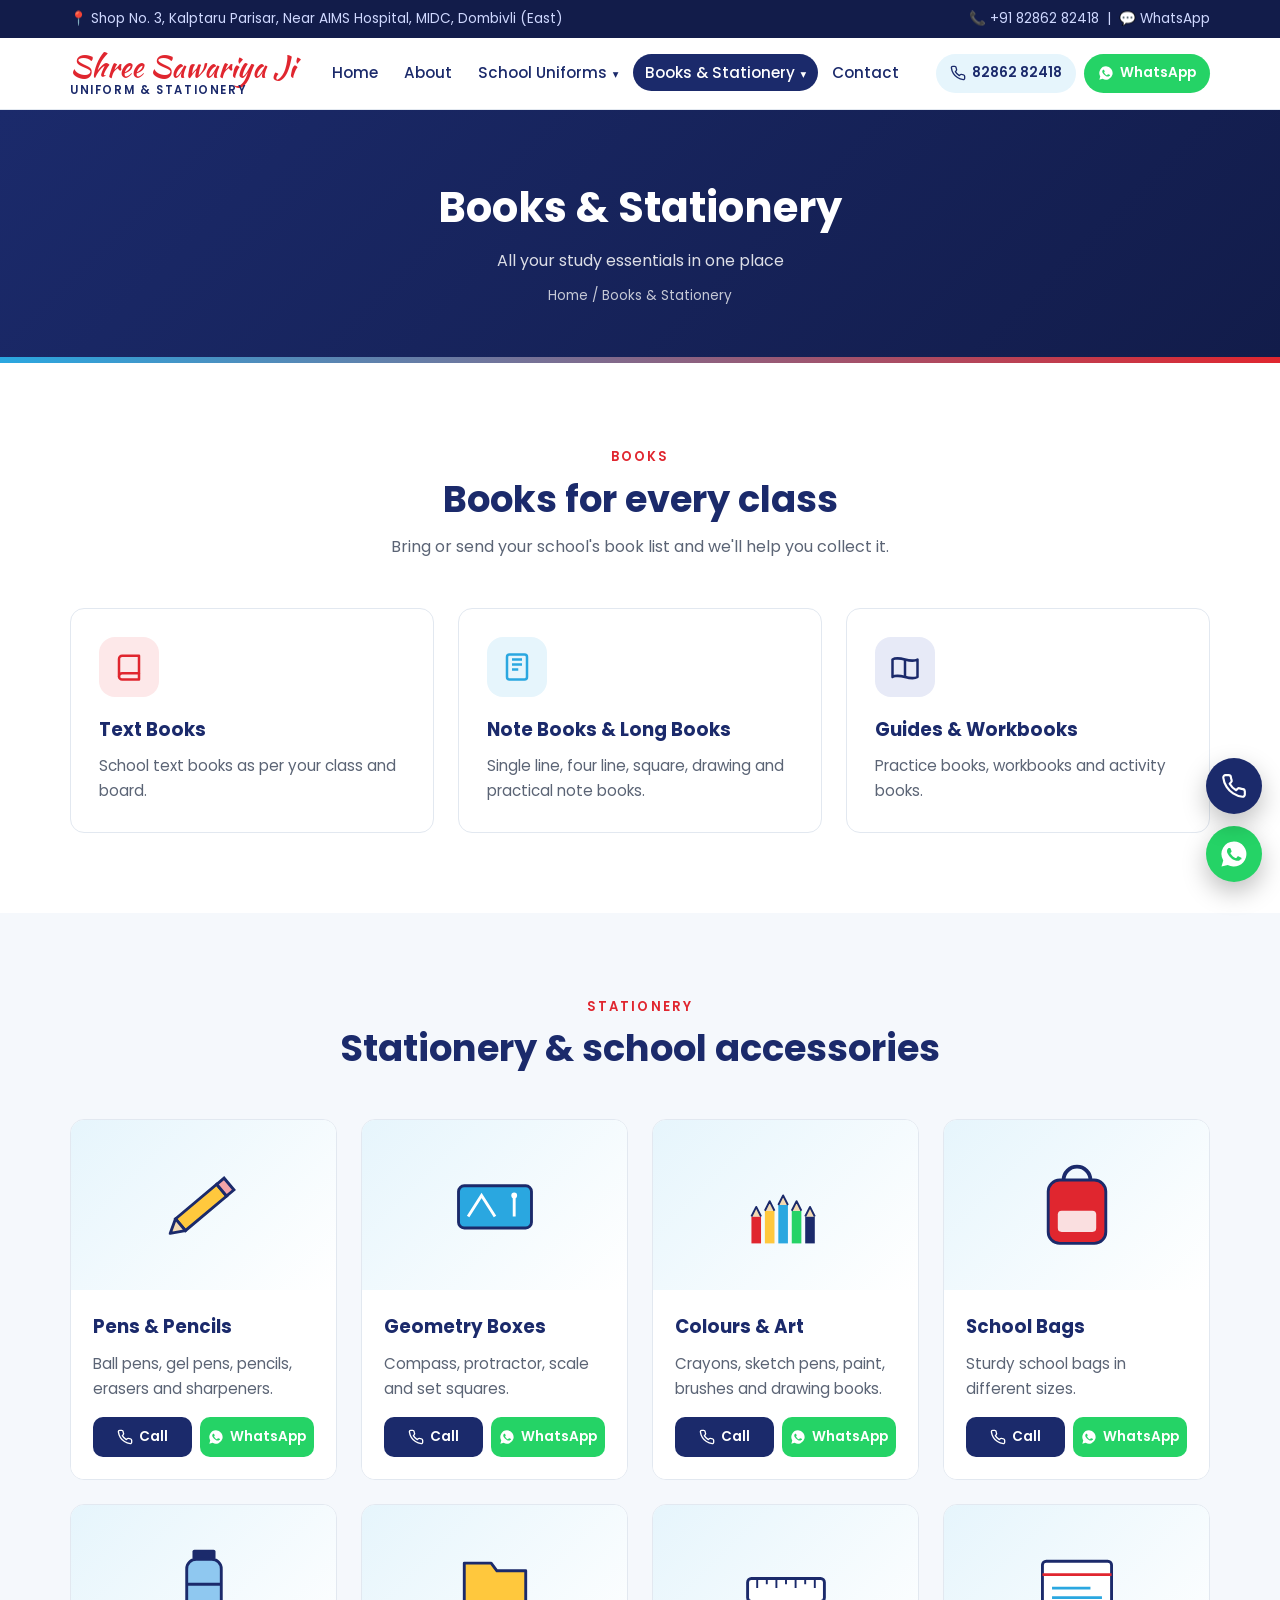
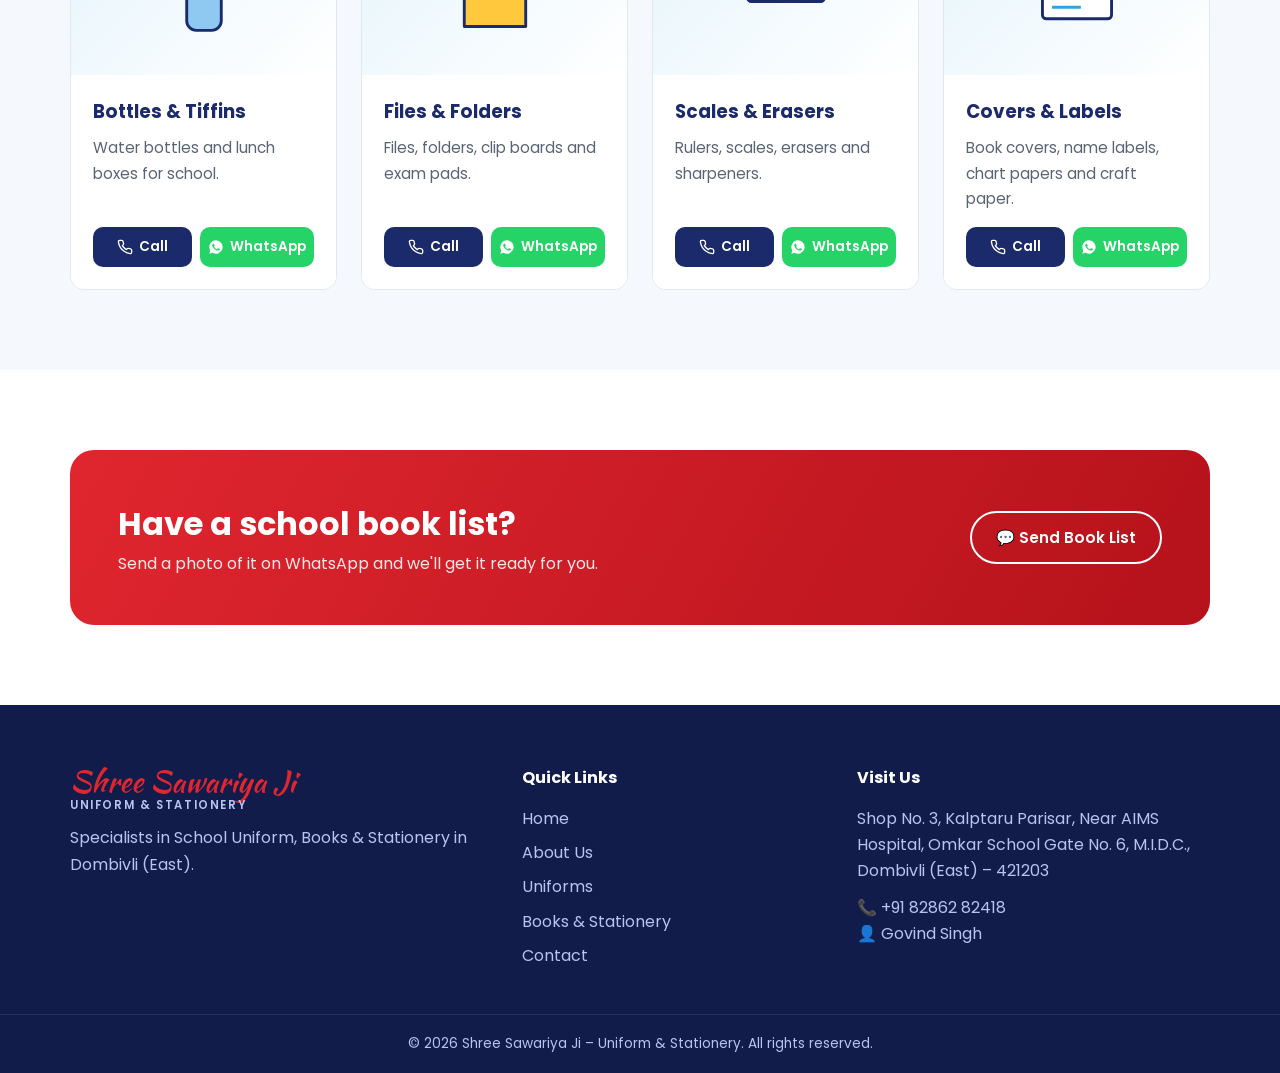
<file: books-stationery.html>
<!DOCTYPE html>
<html lang="en">
<head>
  <meta charset="UTF-8">
  <meta name="viewport" content="width=device-width, initial-scale=1.0">
  <title>Books &amp; Stationery | Shree Sawariya Ji – Dombivli East</title>
  <meta name="description" content="Text books, note books, pens, pencils, geometry boxes, art supplies, school bags and more at Shree Sawariya Ji, MIDC, Dombivli East.">
  <link rel="preconnect" href="https://fonts.googleapis.com">
  <link rel="preconnect" href="https://fonts.gstatic.com" crossorigin>
  <link href="https://fonts.googleapis.com/css2?family=Kaushan+Script&family=Poppins:wght@400;500;600;700&display=swap" rel="stylesheet">
  <link rel="stylesheet" href="assets/style.css">
</head>
<body>

<div class="topbar">
  <div class="container">
    <span>📍 Shop No. 3, Kalptaru Parisar, Near AIMS Hospital, MIDC, Dombivli (East)</span>
    <span><a href="tel:+918286282418">📞 +91 82862 82418</a> &nbsp;|&nbsp; <a href="https://wa.me/918286282418" target="_blank" rel="noopener">💬 WhatsApp</a></span>
  </div>
</div>

<header class="site">
  <div class="container">
    <a href="index.html" class="logo"><span class="script">Shree Sawariya Ji</span><span class="tag">Uniform &amp; Stationery</span></a>
    <nav class="main">
      <ul>
        <li><a href="index.html">Home</a></li>
        <li><a href="about.html">About</a></li>
        <li class="has-sub"><a href="uniforms.html">School Uniforms</a>
          <ul class="sub">
            <li><a href="uniforms.html#shirts">Shirts</a></li>
            <li><a href="uniforms.html#trousers">Trousers &amp; Shorts</a></li>
            <li><a href="uniforms.html#skirts">Skirts &amp; Pinafores</a></li>
            <li><a href="uniforms.html#sports">Sports / PT Uniform</a></li>
            <li><a href="uniforms.html#winter">Sweaters &amp; Blazers</a></li>
            <li><a href="uniforms.html#ties">Ties, Belts &amp; Socks</a></li>
            <li><a href="uniforms.html#shoes">School Shoes</a></li>
          </ul>
        </li>
        <li class="has-sub"><a href="books-stationery.html" class="active">Books &amp; Stationery</a>
          <ul class="sub">
            <li><a href="books-stationery.html#books">Text Books &amp; Note Books</a></li>
            <li><a href="books-stationery.html#stationery">Stationery</a></li>
            <li><a href="books-stationery.html#bags">School Bags &amp; Bottles</a></li>
          </ul>
        </li>
        <li><a href="contact.html">Contact</a></li>
      </ul>
    </nav>
    <div class="head-contact">
      <a class="call" href="tel:+918286282418" aria-label="Call us"><svg viewBox="0 0 24 24" fill="none" stroke="currentColor" stroke-width="2" stroke-linejoin="round"><path d="M22 16.9v3a2 2 0 0 1-2.2 2 19.8 19.8 0 0 1-8.6-3.1 19.5 19.5 0 0 1-6-6A19.8 19.8 0 0 1 2.1 4.2 2 2 0 0 1 4.1 2h3a2 2 0 0 1 2 1.7c.1 1 .4 1.9.7 2.8a2 2 0 0 1-.5 2.1L8 9.9a16 16 0 0 0 6 6l1.3-1.3a2 2 0 0 1 2.1-.4c.9.3 1.8.6 2.8.7a2 2 0 0 1 1.7 2Z"/></svg><span class="label">82862 82418</span></a>
      <a class="wa" href="https://wa.me/918286282418" target="_blank" rel="noopener" aria-label="WhatsApp us"><svg viewBox="0 0 24 24" fill="currentColor"><path d="M12 2a10 10 0 0 0-8.6 15.1L2 22l5-1.3A10 10 0 1 0 12 2Zm5.3 14.1c-.2.6-1.3 1.2-1.8 1.3-.5 0-1 .2-3.3-.7-2.8-1.1-4.6-4-4.7-4.2-.1-.2-1.1-1.5-1.1-2.8 0-1.3.7-2 1-2.3.2-.3.5-.3.7-.3h.5c.2 0 .4 0 .6.5l.8 2c.1.2.1.4 0 .5l-.3.5-.4.4c-.1.1-.3.3-.1.6.2.3.8 1.3 1.7 2.1 1.1 1 2.1 1.3 2.4 1.5.3.1.5.1.6-.1l.9-1.1c.2-.3.4-.2.7-.1l1.9.9c.3.1.5.2.5.3.1.2.1.7-.1 1.3Z"/></svg><span class="label">WhatsApp</span></a>
    </div>
    <button class="menu-btn" aria-label="Open menu"><span></span><span></span><span></span></button>
  </div>
</header>

<section class="page-banner">
  <div class="container">
    <h1>Books &amp; Stationery</h1>
    <p>All your study essentials in one place</p>
    <div class="crumbs"><a href="index.html">Home</a> / Books &amp; Stationery</div>
  </div>
</section>

<section id="books">
  <div class="container">
    <div class="section-head reveal">
      <span class="eyebrow">Books</span>
      <h2>Books for every class</h2>
      <p>Bring or send your school's book list and we'll help you collect it.</p>
    </div>
    <div class="grid grid-3">
      <div class="card reveal">
        <div class="icon red"><svg viewBox="0 0 24 24" fill="none" stroke="currentColor" stroke-width="2" stroke-linejoin="round"><path d="M4 19.5A2.5 2.5 0 0 1 6.5 17H20V3H6.5A2.5 2.5 0 0 0 4 5.5v14Z"/><path d="M4 19.5A2.5 2.5 0 0 0 6.5 22H20v-5"/></svg></div>
        <h3>Text Books</h3>
        <p>School text books as per your class and board.</p>
      </div>
      <div class="card reveal">
        <div class="icon"><svg viewBox="0 0 24 24" fill="none" stroke="currentColor" stroke-width="2" stroke-linejoin="round"><rect x="4" y="2" width="16" height="20" rx="2"/><path d="M8 6h8M8 10h8M8 14h5"/></svg></div>
        <h3>Note Books &amp; Long Books</h3>
        <p>Single line, four line, square, drawing and practical note books.</p>
      </div>
      <div class="card reveal">
        <div class="icon navy"><svg viewBox="0 0 24 24" fill="none" stroke="currentColor" stroke-width="2" stroke-linejoin="round"><path d="M2 6s3-2 10 0 10 0 10 0v14s-3 2-10 0-10 0-10 0Z"/><path d="M12 6v14"/></svg></div>
        <h3>Guides &amp; Workbooks</h3>
        <p>Practice books, workbooks and activity books.</p>
      </div>
    </div>
  </div>
</section>

<section class="soft" id="stationery">
  <div class="container">
    <div class="section-head reveal">
      <span class="eyebrow">Stationery</span>
      <h2>Stationery &amp; school accessories</h2>
    </div>
    <div class="grid grid-4">
      <div class="card product reveal">
        <div class="thumb"><svg viewBox="0 0 100 100"><g transform="rotate(-40 50 50)"><rect x="18" y="42" width="56" height="16" fill="#ffc83d" stroke="#1b2a6b" stroke-width="3"/><rect x="74" y="42" width="10" height="16" fill="#f4a3a8" stroke="#1b2a6b" stroke-width="3"/><path d="M18 42 4 50l14 8Z" fill="#f3d9b1" stroke="#1b2a6b" stroke-width="3" stroke-linejoin="round"/></g></svg></div>
        <div class="body"><h3>Pens &amp; Pencils</h3><p>Ball pens, gel pens, pencils, erasers and sharpeners.</p></div>
      </div>
      <div class="card product reveal">
        <div class="thumb"><svg viewBox="0 0 100 100"><rect x="12" y="30" width="76" height="44" rx="6" fill="#2aa7e0" stroke="#1b2a6b" stroke-width="3"/><path d="M22 62 36 40l14 22M70 40v22" stroke="#fff" stroke-width="3" fill="none"/><circle cx="70" cy="40" r="3" fill="#fff"/></svg></div>
        <div class="body"><h3>Geometry Boxes</h3><p>Compass, protractor, scale and set squares.</p></div>
      </div>
      <div class="card product reveal">
        <div class="thumb"><svg viewBox="0 0 100 100"><rect x="14" y="62" width="10" height="28" fill="#e0262f"/><rect x="28" y="56" width="10" height="34" fill="#ffc83d"/><rect x="42" y="50" width="10" height="40" fill="#2aa7e0"/><rect x="56" y="56" width="10" height="34" fill="#25d366"/><rect x="70" y="62" width="10" height="28" fill="#1b2a6b"/><path d="M14 62l5-10 5 10M28 56l5-10 5 10M42 50l5-10 5 10M56 56l5-10 5 10M70 62l5-10 5 10" fill="#f3d9b1" stroke="#1b2a6b" stroke-width="2" stroke-linejoin="round"/></svg></div>
        <div class="body"><h3>Colours &amp; Art</h3><p>Crayons, sketch pens, paint, brushes and drawing books.</p></div>
      </div>
      <div class="card product reveal" id="bags">
        <div class="thumb"><svg viewBox="0 0 100 100"><path d="M36 24a14 14 0 0 1 28 0" fill="none" stroke="#1b2a6b" stroke-width="4"/><rect x="20" y="24" width="60" height="66" rx="12" fill="#e0262f" stroke="#1b2a6b" stroke-width="3"/><rect x="30" y="56" width="40" height="22" rx="4" fill="#fff" opacity=".85"/></svg></div>
        <div class="body"><h3>School Bags</h3><p>Sturdy school bags in different sizes.</p></div>
      </div>
      <div class="card product reveal">
        <div class="thumb"><svg viewBox="0 0 100 100"><rect x="38" y="8" width="24" height="10" rx="2" fill="#1b2a6b"/><rect x="32" y="18" width="36" height="74" rx="10" fill="#8fc8f0" stroke="#1b2a6b" stroke-width="3"/><path d="M32 44h36" stroke="#1b2a6b" stroke-width="3"/></svg></div>
        <div class="body"><h3>Bottles &amp; Tiffins</h3><p>Water bottles and lunch boxes for school.</p></div>
      </div>
      <div class="card product reveal">
        <div class="thumb"><svg viewBox="0 0 100 100"><path d="M18 22h28l6 8h30v58H18Z" fill="#ffc83d" stroke="#1b2a6b" stroke-width="3" stroke-linejoin="round"/></svg></div>
        <div class="body"><h3>Files &amp; Folders</h3><p>Files, folders, clip boards and exam pads.</p></div>
      </div>
      <div class="card product reveal">
        <div class="thumb"><svg viewBox="0 0 100 100"><rect x="10" y="38" width="80" height="24" rx="4" fill="#fff" stroke="#1b2a6b" stroke-width="3"/><path d="M20 38v10M30 38v6M40 38v10M50 38v6M60 38v10M70 38v6M80 38v10" stroke="#1b2a6b" stroke-width="2"/></svg></div>
        <div class="body"><h3>Scales &amp; Erasers</h3><p>Rulers, scales, erasers and sharpeners.</p></div>
      </div>
      <div class="card product reveal">
        <div class="thumb"><svg viewBox="0 0 100 100"><rect x="14" y="20" width="72" height="60" rx="4" fill="#fff" stroke="#1b2a6b" stroke-width="3"/><path d="M14 34h72" stroke="#e0262f" stroke-width="3"/><path d="M24 48h40M24 58h52M24 68h30" stroke="#2aa7e0" stroke-width="3"/></svg></div>
        <div class="body"><h3>Covers &amp; Labels</h3><p>Book covers, name labels, chart papers and craft paper.</p></div>
      </div>
    </div>
  </div>
</section>

<section>
  <div class="container">
    <div class="cta reveal">
      <div>
        <h2>Have a school book list?</h2>
        <p>Send a photo of it on WhatsApp and we'll get it ready for you.</p>
      </div>
      <a href="https://wa.me/918286282418?text=Hello%2C%20I%20want%20to%20order%20books%20and%20stationery%20as%20per%20my%20school%20list." target="_blank" rel="noopener" class="btn btn-outline">💬 Send Book List</a>
    </div>
  </div>
</section>

<footer class="site">
  <div class="container grid">
    <div>
      <div class="logo" style="margin-bottom:14px"><span class="script">Shree Sawariya Ji</span><span class="tag">Uniform &amp; Stationery</span></div>
      <p>Specialists in School Uniform, Books &amp; Stationery in Dombivli (East).</p>
    </div>
    <div>
      <h4>Quick Links</h4>
      <ul>
        <li><a href="index.html">Home</a></li>
        <li><a href="about.html">About Us</a></li>
        <li><a href="uniforms.html">Uniforms</a></li>
        <li><a href="books-stationery.html">Books &amp; Stationery</a></li>
        <li><a href="contact.html">Contact</a></li>
      </ul>
    </div>
    <div>
      <h4>Visit Us</h4>
      <p>Shop No. 3, Kalptaru Parisar, Near AIMS Hospital, Omkar School Gate No. 6, M.I.D.C., Dombivli (East) – 421203</p>
      <p style="margin-top:10px">📞 <a href="tel:+918286282418">+91 82862 82418</a><br>👤 Govind Singh</p>
    </div>
  </div>
  <div class="bottom">© <span class="year"></span> Shree Sawariya Ji – Uniform &amp; Stationery. All rights reserved.</div>
</footer>

<a href="https://wa.me/918286282418" class="wa-float" target="_blank" rel="noopener" aria-label="Chat on WhatsApp">
  <svg viewBox="0 0 24 24"><path d="M12 2a10 10 0 0 0-8.6 15.1L2 22l5-1.3A10 10 0 1 0 12 2Zm5.3 14.1c-.2.6-1.3 1.2-1.8 1.3-.5 0-1 .2-3.3-.7-2.8-1.1-4.6-4-4.7-4.2-.1-.2-1.1-1.5-1.1-2.8 0-1.3.7-2 1-2.3.2-.3.5-.3.7-.3h.5c.2 0 .4 0 .6.5l.8 2c.1.2.1.4 0 .5l-.3.5-.4.4c-.1.1-.3.3-.1.6.2.3.8 1.3 1.7 2.1 1.1 1 2.1 1.3 2.4 1.5.3.1.5.1.6-.1l.9-1.1c.2-.3.4-.2.7-.1l1.9.9c.3.1.5.2.5.3.1.2.1.7-.1 1.3Z"/></svg>
</a>

<script src="assets/script.js"></script>
</body>
</html>
</file>
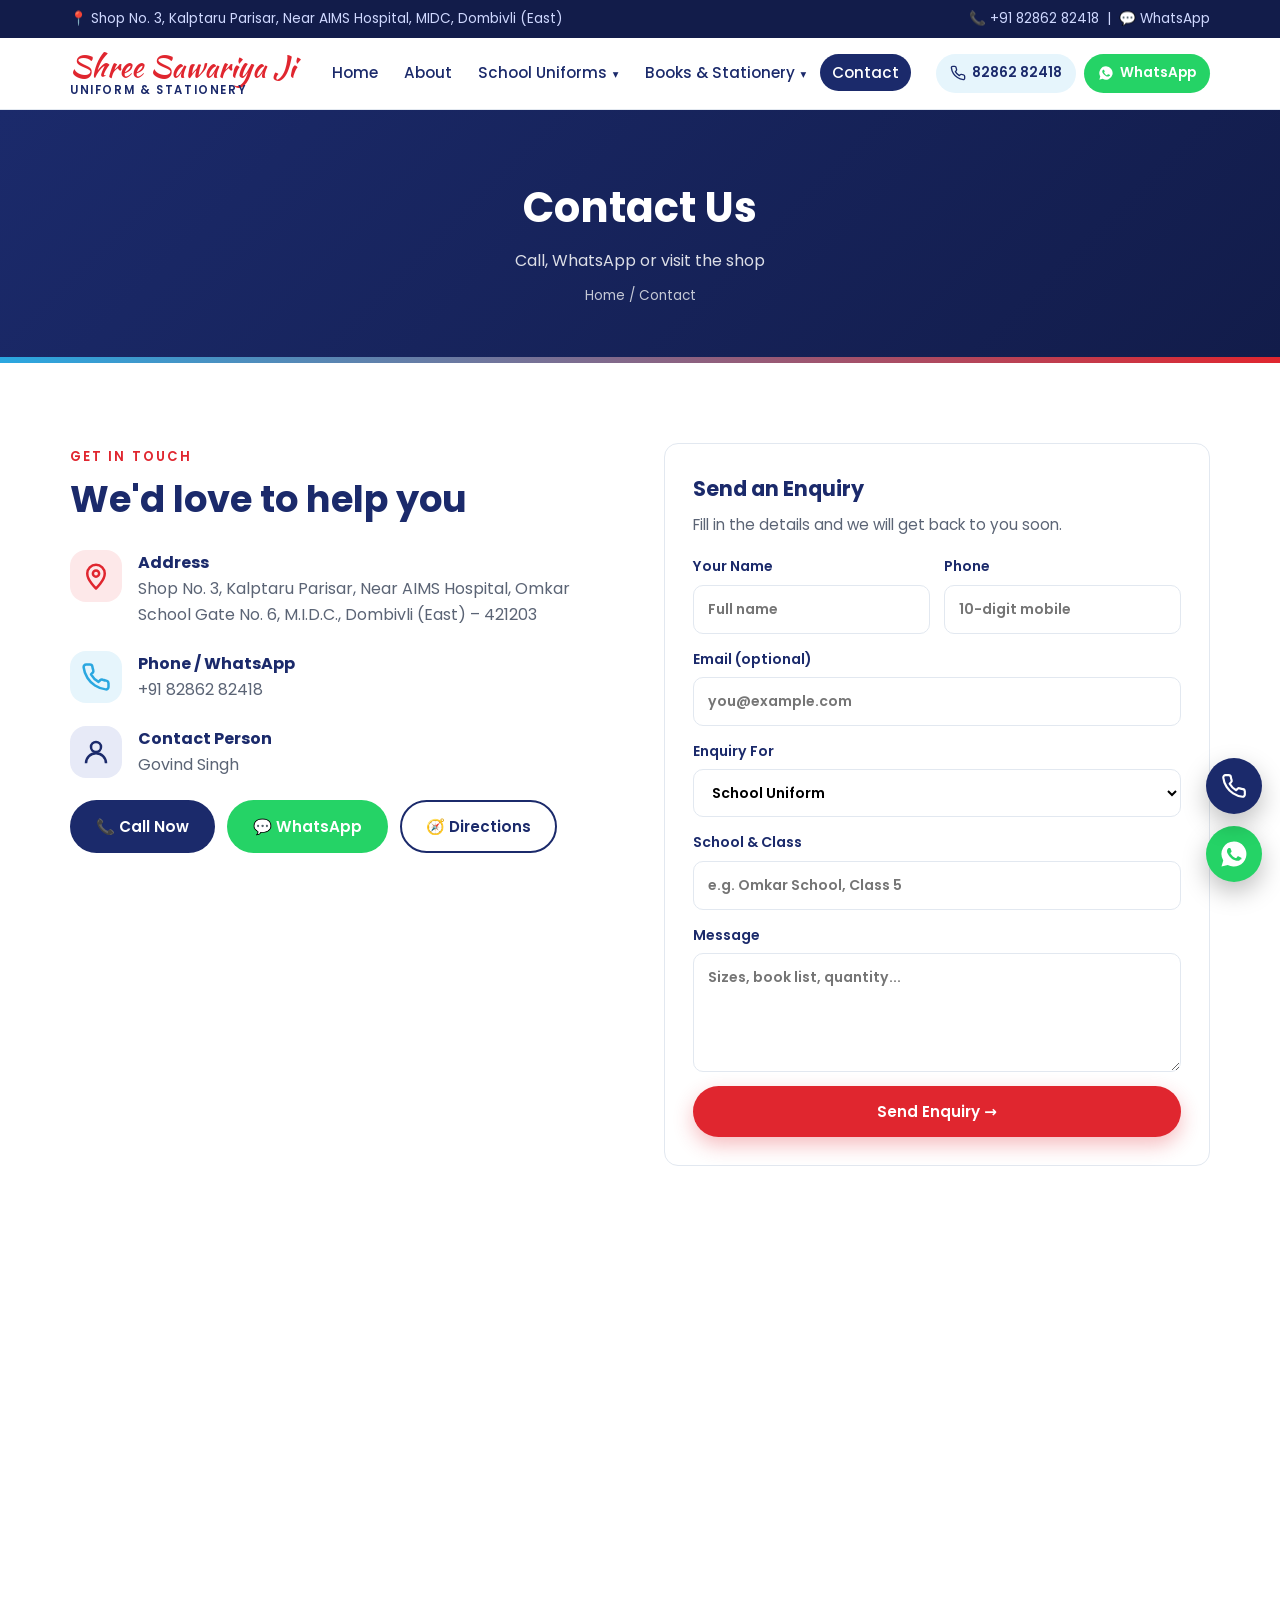
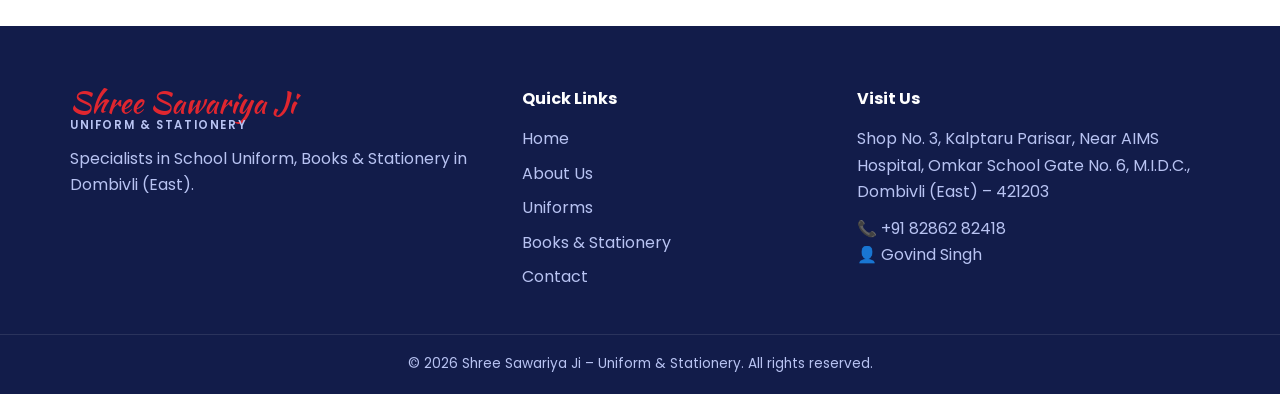
<file: contact.html>
<!DOCTYPE html>
<html lang="en">
<head>
  <meta charset="UTF-8">
  <meta name="viewport" content="width=device-width, initial-scale=1.0">
  <title>Contact Us | Shree Sawariya Ji – Uniform &amp; Stationery, Dombivli East</title>
  <meta name="description" content="Contact Shree Sawariya Ji – Shop No. 3, Kalptaru Parisar, Near AIMS Hospital, Omkar School Gate No. 6, MIDC, Dombivli East 421203. Call 8286282418.">
  <link rel="preconnect" href="https://fonts.googleapis.com">
  <link rel="preconnect" href="https://fonts.gstatic.com" crossorigin>
  <link href="https://fonts.googleapis.com/css2?family=Kaushan+Script&family=Poppins:wght@400;500;600;700&display=swap" rel="stylesheet">
  <link rel="stylesheet" href="assets/style.css">
</head>
<body>

<div class="topbar">
  <div class="container">
    <span>📍 Shop No. 3, Kalptaru Parisar, Near AIMS Hospital, MIDC, Dombivli (East)</span>
    <span><a href="tel:+918286282418">📞 +91 82862 82418</a> &nbsp;|&nbsp; <a href="https://wa.me/918286282418" target="_blank" rel="noopener">💬 WhatsApp</a></span>
  </div>
</div>

<header class="site">
  <div class="container">
    <a href="index.html" class="logo"><span class="script">Shree Sawariya Ji</span><span class="tag">Uniform &amp; Stationery</span></a>
    <nav class="main">
      <ul>
        <li><a href="index.html">Home</a></li>
        <li><a href="about.html">About</a></li>
        <li class="has-sub"><a href="uniforms.html">School Uniforms</a>
          <ul class="sub">
            <li><a href="uniforms.html#shirts">Shirts</a></li>
            <li><a href="uniforms.html#trousers">Trousers &amp; Shorts</a></li>
            <li><a href="uniforms.html#skirts">Skirts &amp; Pinafores</a></li>
            <li><a href="uniforms.html#sports">Sports / PT Uniform</a></li>
            <li><a href="uniforms.html#winter">Sweaters &amp; Blazers</a></li>
            <li><a href="uniforms.html#ties">Ties, Belts &amp; Socks</a></li>
            <li><a href="uniforms.html#shoes">School Shoes</a></li>
          </ul>
        </li>
        <li class="has-sub"><a href="books-stationery.html">Books &amp; Stationery</a>
          <ul class="sub">
            <li><a href="books-stationery.html#books">Text Books &amp; Note Books</a></li>
            <li><a href="books-stationery.html#stationery">Stationery</a></li>
            <li><a href="books-stationery.html#bags">School Bags &amp; Bottles</a></li>
          </ul>
        </li>
        <li><a href="contact.html" class="active">Contact</a></li>
      </ul>
    </nav>
    <div class="head-contact">
      <a class="call" href="tel:+918286282418" aria-label="Call us"><svg viewBox="0 0 24 24" fill="none" stroke="currentColor" stroke-width="2" stroke-linejoin="round"><path d="M22 16.9v3a2 2 0 0 1-2.2 2 19.8 19.8 0 0 1-8.6-3.1 19.5 19.5 0 0 1-6-6A19.8 19.8 0 0 1 2.1 4.2 2 2 0 0 1 4.1 2h3a2 2 0 0 1 2 1.7c.1 1 .4 1.9.7 2.8a2 2 0 0 1-.5 2.1L8 9.9a16 16 0 0 0 6 6l1.3-1.3a2 2 0 0 1 2.1-.4c.9.3 1.8.6 2.8.7a2 2 0 0 1 1.7 2Z"/></svg><span class="label">82862 82418</span></a>
      <a class="wa" href="https://wa.me/918286282418" target="_blank" rel="noopener" aria-label="WhatsApp us"><svg viewBox="0 0 24 24" fill="currentColor"><path d="M12 2a10 10 0 0 0-8.6 15.1L2 22l5-1.3A10 10 0 1 0 12 2Zm5.3 14.1c-.2.6-1.3 1.2-1.8 1.3-.5 0-1 .2-3.3-.7-2.8-1.1-4.6-4-4.7-4.2-.1-.2-1.1-1.5-1.1-2.8 0-1.3.7-2 1-2.3.2-.3.5-.3.7-.3h.5c.2 0 .4 0 .6.5l.8 2c.1.2.1.4 0 .5l-.3.5-.4.4c-.1.1-.3.3-.1.6.2.3.8 1.3 1.7 2.1 1.1 1 2.1 1.3 2.4 1.5.3.1.5.1.6-.1l.9-1.1c.2-.3.4-.2.7-.1l1.9.9c.3.1.5.2.5.3.1.2.1.7-.1 1.3Z"/></svg><span class="label">WhatsApp</span></a>
    </div>
    <button class="menu-btn" aria-label="Open menu"><span></span><span></span><span></span></button>
  </div>
</header>

<section class="page-banner">
  <div class="container">
    <h1>Contact Us</h1>
    <p>Call, WhatsApp or visit the shop</p>
    <div class="crumbs"><a href="index.html">Home</a> / Contact</div>
  </div>
</section>

<section>
  <div class="container grid grid-2" style="align-items:start">
    <div class="reveal">
      <span class="eyebrow">Get in touch</span>
      <h2 class="title" style="margin-bottom:28px">We'd love to help you</h2>
      <div class="info-item">
        <div class="icon red"><svg viewBox="0 0 24 24" fill="none" stroke="currentColor" stroke-width="2" stroke-linejoin="round"><path d="M12 22s7-6.5 7-12a7 7 0 0 0-14 0c0 5.5 7 12 7 12Z"/><circle cx="12" cy="10" r="2.5"/></svg></div>
        <div><h4>Address</h4><p>Shop No. 3, Kalptaru Parisar, Near AIMS Hospital, Omkar School Gate No. 6, M.I.D.C., Dombivli (East) – 421203</p></div>
      </div>
      <div class="info-item">
        <div class="icon"><svg viewBox="0 0 24 24" fill="none" stroke="currentColor" stroke-width="2" stroke-linejoin="round"><path d="M22 16.9v3a2 2 0 0 1-2.2 2 19.8 19.8 0 0 1-8.6-3.1 19.5 19.5 0 0 1-6-6A19.8 19.8 0 0 1 2.1 4.2 2 2 0 0 1 4.1 2h3a2 2 0 0 1 2 1.7c.1 1 .4 1.9.7 2.8a2 2 0 0 1-.5 2.1L8 9.9a16 16 0 0 0 6 6l1.3-1.3a2 2 0 0 1 2.1-.4c.9.3 1.8.6 2.8.7a2 2 0 0 1 1.7 2Z"/></svg></div>
        <div><h4>Phone / WhatsApp</h4><p><a href="tel:+918286282418">+91 82862 82418</a></p></div>
      </div>
      <div class="info-item">
        <div class="icon navy"><svg viewBox="0 0 24 24" fill="none" stroke="currentColor" stroke-width="2" stroke-linejoin="round"><circle cx="12" cy="8" r="4"/><path d="M4 21a8 8 0 0 1 16 0"/></svg></div>
        <div><h4>Contact Person</h4><p>Govind Singh</p></div>
      </div>
      <div style="display:flex;gap:12px;flex-wrap:wrap;margin-top:10px">
        <a href="tel:+918286282418" class="btn btn-navy">📞 Call Now</a>
        <a href="https://wa.me/918286282418" target="_blank" rel="noopener" class="btn btn-wa">💬 WhatsApp</a>
        <a href="https://www.google.com/maps/search/?api=1&amp;query=Kalptaru+Parisar+AIMS+Hospital+MIDC+Dombivli+East+421203" target="_blank" rel="noopener" class="btn btn-outline-navy">🧭 Directions</a>
      </div>
    </div>

    <div class="card reveal" id="enquiry">
      <h3 style="font-size:1.3rem;margin-bottom:6px">Send an Enquiry</h3>
      <p style="margin-bottom:18px">Fill in the details and we will get back to you soon.</p>
      <form class="enquiry" action="send-enquiry.php" method="post">
        <div class="row-2">
          <label>Your Name<input name="name" required maxlength="100" placeholder="Full name"></label>
          <label>Phone<input name="phone" type="tel" required placeholder="10-digit mobile" pattern="[0-9+\- ]{10,15}"></label>
        </div>
        <label>Email (optional)<input name="email" type="email" maxlength="150" placeholder="you@example.com"></label>
        <input type="text" name="website" tabindex="-1" autocomplete="off" aria-hidden="true" style="position:absolute;left:-9999px">
        <div class="form-status" role="status" aria-live="polite"></div>
        <label>Enquiry For
          <select name="type">
            <option>School Uniform</option>
            <option>Books</option>
            <option>Stationery</option>
            <option>Complete School Kit</option>
            <option>Other</option>
          </select>
        </label>
        <label>School &amp; Class<input name="school" placeholder="e.g. Omkar School, Class 5"></label>
        <label>Message<textarea name="message" rows="4" placeholder="Sizes, book list, quantity..."></textarea></label>
        <button type="submit" class="btn btn-red" style="justify-content:center">Send Enquiry →</button>
      </form>
    </div>
  </div>
</section>

<section style="padding:0">
  <iframe class="map" style="border-radius:0;display:block" loading="lazy" referrerpolicy="no-referrer-when-downgrade"
    title="Shop location map"
    src="https://maps.google.com/maps?q=Kalptaru%20Parisar%2C%20AIMS%20Hospital%2C%20MIDC%2C%20Dombivli%20East%20421203&amp;z=16&amp;output=embed"></iframe>
</section>

<footer class="site">
  <div class="container grid">
    <div>
      <div class="logo" style="margin-bottom:14px"><span class="script">Shree Sawariya Ji</span><span class="tag">Uniform &amp; Stationery</span></div>
      <p>Specialists in School Uniform, Books &amp; Stationery in Dombivli (East).</p>
    </div>
    <div>
      <h4>Quick Links</h4>
      <ul>
        <li><a href="index.html">Home</a></li>
        <li><a href="about.html">About Us</a></li>
        <li><a href="uniforms.html">Uniforms</a></li>
        <li><a href="books-stationery.html">Books &amp; Stationery</a></li>
        <li><a href="contact.html">Contact</a></li>
      </ul>
    </div>
    <div>
      <h4>Visit Us</h4>
      <p>Shop No. 3, Kalptaru Parisar, Near AIMS Hospital, Omkar School Gate No. 6, M.I.D.C., Dombivli (East) – 421203</p>
      <p style="margin-top:10px">📞 <a href="tel:+918286282418">+91 82862 82418</a><br>👤 Govind Singh</p>
    </div>
  </div>
  <div class="bottom">© <span class="year"></span> Shree Sawariya Ji – Uniform &amp; Stationery. All rights reserved.</div>
</footer>

<a href="https://wa.me/918286282418" class="wa-float" target="_blank" rel="noopener" aria-label="Chat on WhatsApp">
  <svg viewBox="0 0 24 24"><path d="M12 2a10 10 0 0 0-8.6 15.1L2 22l5-1.3A10 10 0 1 0 12 2Zm5.3 14.1c-.2.6-1.3 1.2-1.8 1.3-.5 0-1 .2-3.3-.7-2.8-1.1-4.6-4-4.7-4.2-.1-.2-1.1-1.5-1.1-2.8 0-1.3.7-2 1-2.3.2-.3.5-.3.7-.3h.5c.2 0 .4 0 .6.5l.8 2c.1.2.1.4 0 .5l-.3.5-.4.4c-.1.1-.3.3-.1.6.2.3.8 1.3 1.7 2.1 1.1 1 2.1 1.3 2.4 1.5.3.1.5.1.6-.1l.9-1.1c.2-.3.4-.2.7-.1l1.9.9c.3.1.5.2.5.3.1.2.1.7-.1 1.3Z"/></svg>
</a>

<script src="assets/script.js"></script>
</body>
</html>
</file>
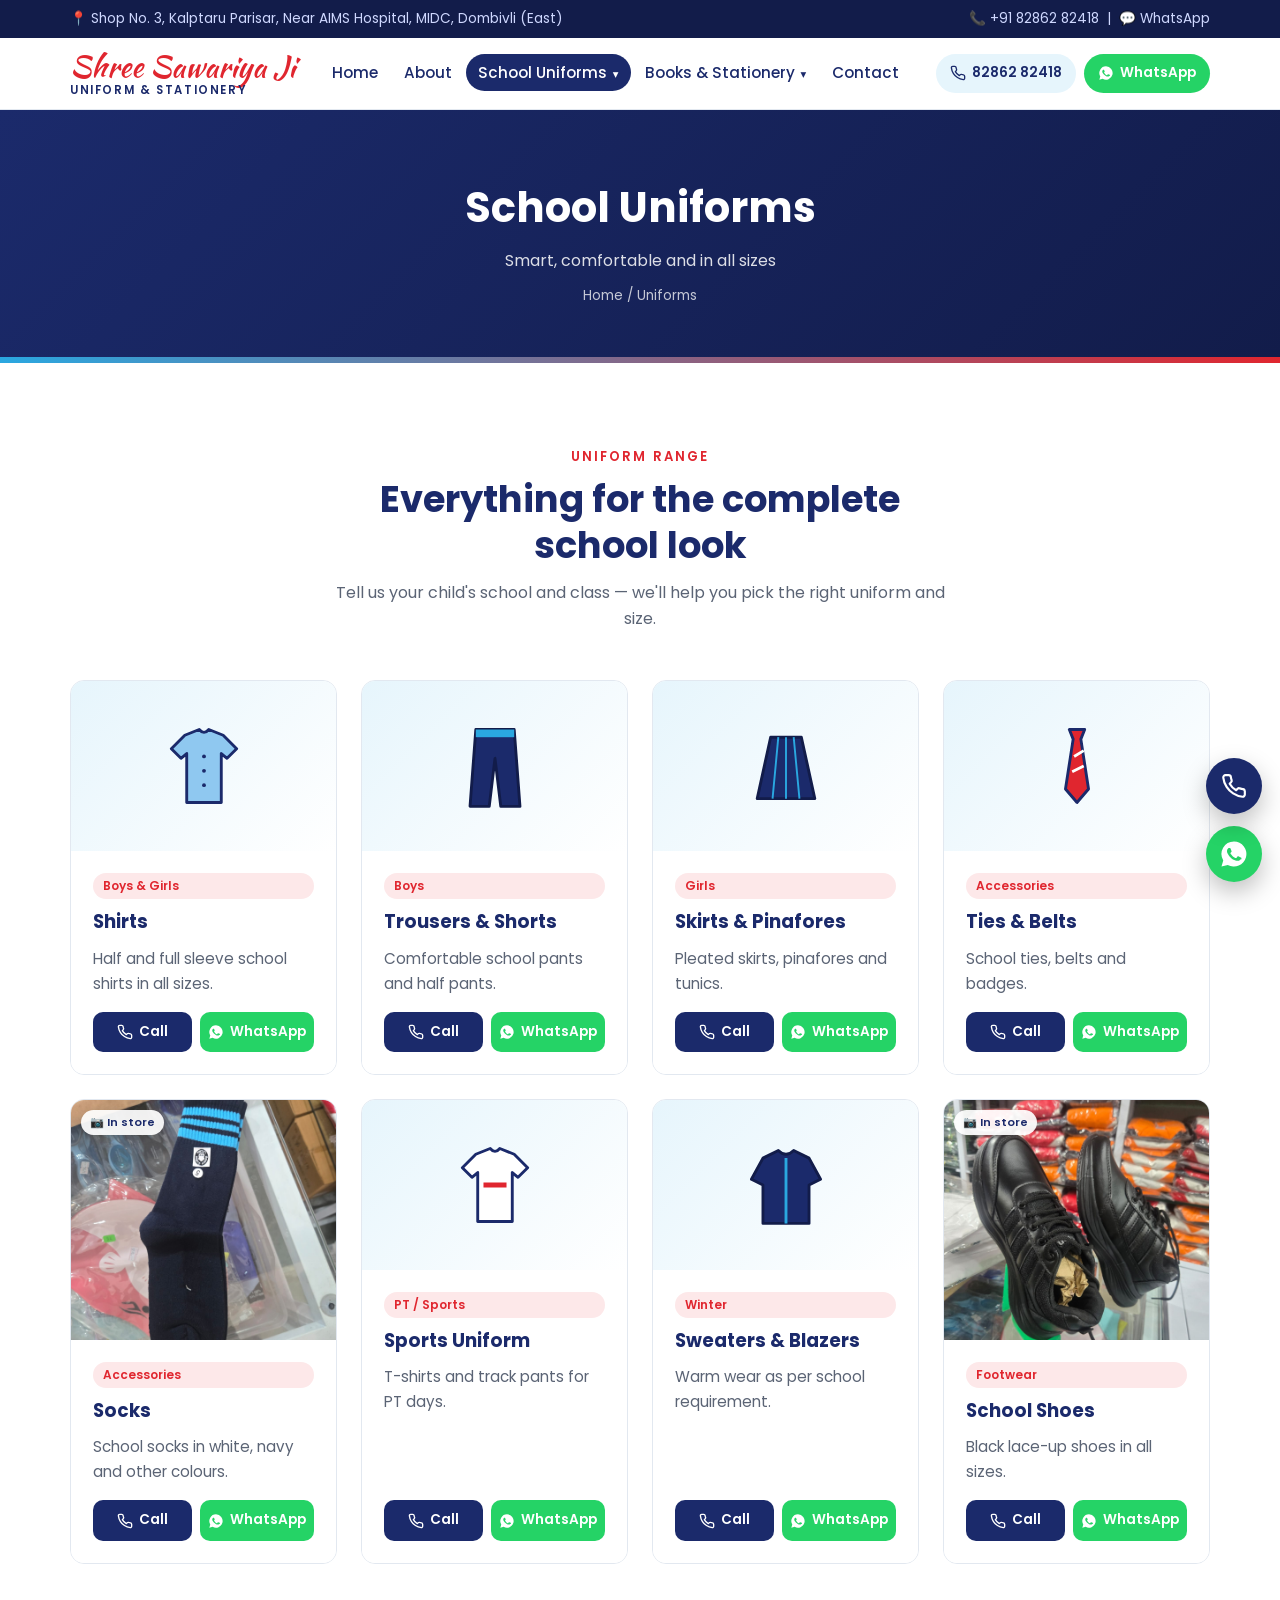
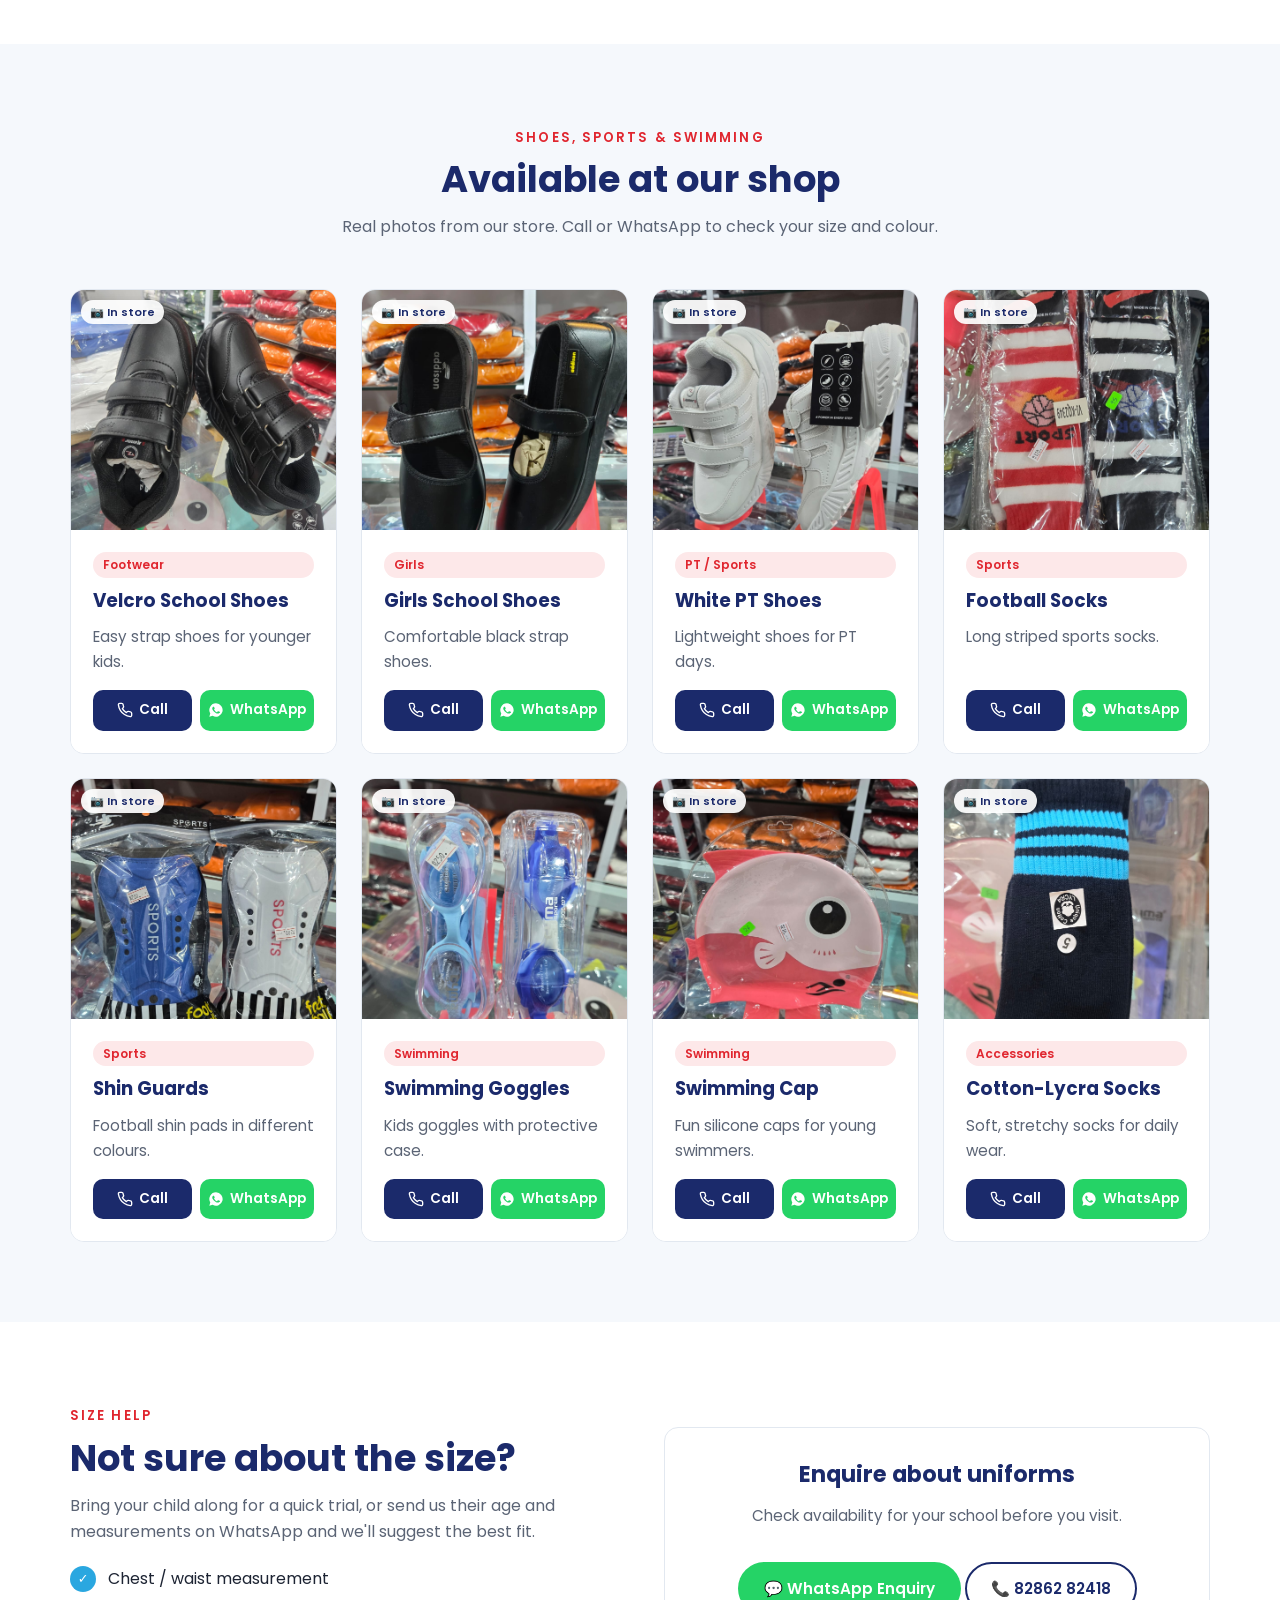
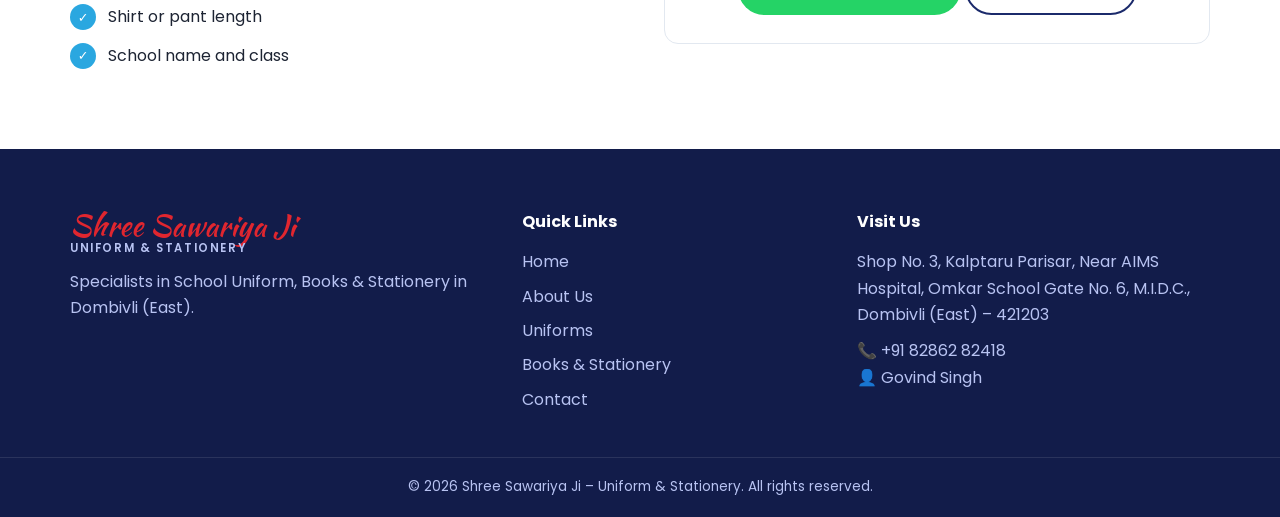
<file: uniforms.html>
<!DOCTYPE html>
<html lang="en">
<head>
  <meta charset="UTF-8">
  <meta name="viewport" content="width=device-width, initial-scale=1.0">
  <title>School Uniforms | Shree Sawariya Ji – Dombivli East</title>
  <meta name="description" content="School uniforms in all sizes – shirts, trousers, skirts, pinafores, ties, belts, socks and more at Shree Sawariya Ji, MIDC, Dombivli East.">
  <link rel="preconnect" href="https://fonts.googleapis.com">
  <link rel="preconnect" href="https://fonts.gstatic.com" crossorigin>
  <link href="https://fonts.googleapis.com/css2?family=Kaushan+Script&family=Poppins:wght@400;500;600;700&display=swap" rel="stylesheet">
  <link rel="stylesheet" href="assets/style.css">
</head>
<body>

<div class="topbar">
  <div class="container">
    <span>📍 Shop No. 3, Kalptaru Parisar, Near AIMS Hospital, MIDC, Dombivli (East)</span>
    <span><a href="tel:+918286282418">📞 +91 82862 82418</a> &nbsp;|&nbsp; <a href="https://wa.me/918286282418" target="_blank" rel="noopener">💬 WhatsApp</a></span>
  </div>
</div>

<header class="site">
  <div class="container">
    <a href="index.html" class="logo"><span class="script">Shree Sawariya Ji</span><span class="tag">Uniform &amp; Stationery</span></a>
    <nav class="main">
      <ul>
        <li><a href="index.html">Home</a></li>
        <li><a href="about.html">About</a></li>
        <li class="has-sub"><a href="uniforms.html" class="active">School Uniforms</a>
          <ul class="sub">
            <li><a href="uniforms.html#shirts">Shirts</a></li>
            <li><a href="uniforms.html#trousers">Trousers &amp; Shorts</a></li>
            <li><a href="uniforms.html#skirts">Skirts &amp; Pinafores</a></li>
            <li><a href="uniforms.html#sports">Sports / PT Uniform</a></li>
            <li><a href="uniforms.html#winter">Sweaters &amp; Blazers</a></li>
            <li><a href="uniforms.html#ties">Ties, Belts &amp; Socks</a></li>
            <li><a href="uniforms.html#shoes">School Shoes</a></li>
          </ul>
        </li>
        <li class="has-sub"><a href="books-stationery.html">Books &amp; Stationery</a>
          <ul class="sub">
            <li><a href="books-stationery.html#books">Text Books &amp; Note Books</a></li>
            <li><a href="books-stationery.html#stationery">Stationery</a></li>
            <li><a href="books-stationery.html#bags">School Bags &amp; Bottles</a></li>
          </ul>
        </li>
        <li><a href="contact.html">Contact</a></li>
      </ul>
    </nav>
    <div class="head-contact">
      <a class="call" href="tel:+918286282418" aria-label="Call us"><svg viewBox="0 0 24 24" fill="none" stroke="currentColor" stroke-width="2" stroke-linejoin="round"><path d="M22 16.9v3a2 2 0 0 1-2.2 2 19.8 19.8 0 0 1-8.6-3.1 19.5 19.5 0 0 1-6-6A19.8 19.8 0 0 1 2.1 4.2 2 2 0 0 1 4.1 2h3a2 2 0 0 1 2 1.7c.1 1 .4 1.9.7 2.8a2 2 0 0 1-.5 2.1L8 9.9a16 16 0 0 0 6 6l1.3-1.3a2 2 0 0 1 2.1-.4c.9.3 1.8.6 2.8.7a2 2 0 0 1 1.7 2Z"/></svg><span class="label">82862 82418</span></a>
      <a class="wa" href="https://wa.me/918286282418" target="_blank" rel="noopener" aria-label="WhatsApp us"><svg viewBox="0 0 24 24" fill="currentColor"><path d="M12 2a10 10 0 0 0-8.6 15.1L2 22l5-1.3A10 10 0 1 0 12 2Zm5.3 14.1c-.2.6-1.3 1.2-1.8 1.3-.5 0-1 .2-3.3-.7-2.8-1.1-4.6-4-4.7-4.2-.1-.2-1.1-1.5-1.1-2.8 0-1.3.7-2 1-2.3.2-.3.5-.3.7-.3h.5c.2 0 .4 0 .6.5l.8 2c.1.2.1.4 0 .5l-.3.5-.4.4c-.1.1-.3.3-.1.6.2.3.8 1.3 1.7 2.1 1.1 1 2.1 1.3 2.4 1.5.3.1.5.1.6-.1l.9-1.1c.2-.3.4-.2.7-.1l1.9.9c.3.1.5.2.5.3.1.2.1.7-.1 1.3Z"/></svg><span class="label">WhatsApp</span></a>
    </div>
    <button class="menu-btn" aria-label="Open menu"><span></span><span></span><span></span></button>
  </div>
</header>

<section class="page-banner">
  <div class="container">
    <h1>School Uniforms</h1>
    <p>Smart, comfortable and in all sizes</p>
    <div class="crumbs"><a href="index.html">Home</a> / Uniforms</div>
  </div>
</section>

<section>
  <div class="container">
    <div class="section-head reveal">
      <span class="eyebrow">Uniform Range</span>
      <h2>Everything for the complete school look</h2>
      <p>Tell us your child's school and class — we'll help you pick the right uniform and size.</p>
    </div>
    <div class="grid grid-4">
      <div class="card product reveal" id="shirts">
        <div class="thumb"><svg viewBox="0 0 100 100"><path d="M30 18 45 12q5 6 10 0l15 6 14 14-10 10-6-5v51H32V37l-6 5-10-10Z" fill="#8fc8f0" stroke="#1b2a6b" stroke-width="3" stroke-linejoin="round"/><circle cx="50" cy="40" r="2" fill="#1b2a6b"/><circle cx="50" cy="55" r="2" fill="#1b2a6b"/><circle cx="50" cy="70" r="2" fill="#1b2a6b"/></svg></div>
        <div class="body"><span class="chip">Boys &amp; Girls</span><h3>Shirts</h3><p>Half and full sleeve school shirts in all sizes.</p></div>
      </div>
      <div class="card product reveal" id="trousers">
        <div class="thumb"><svg viewBox="0 0 100 100"><path d="M30 12h40l6 80H56l-6-50-6 50H24Z" fill="#1b2a6b" stroke="#121c4a" stroke-width="3" stroke-linejoin="round"/><rect x="30" y="12" width="40" height="8" fill="#2aa7e0"/></svg></div>
        <div class="body"><span class="chip">Boys</span><h3>Trousers &amp; Shorts</h3><p>Comfortable school pants and half pants.</p></div>
      </div>
      <div class="card product reveal" id="skirts">
        <div class="thumb"><svg viewBox="0 0 100 100"><path d="M34 20h32l14 64H20Z" fill="#1b2a6b" stroke="#121c4a" stroke-width="3" stroke-linejoin="round"/><path d="M42 20 36 84M58 20l6 64M50 20v64" stroke="#2aa7e0" stroke-width="2"/></svg></div>
        <div class="body"><span class="chip">Girls</span><h3>Skirts &amp; Pinafores</h3><p>Pleated skirts, pinafores and tunics.</p></div>
      </div>
      <div class="card product reveal" id="ties">
        <div class="thumb"><svg viewBox="0 0 100 100"><path d="M42 12h16l-4 10 8 52-12 14-12-14 8-52Z" fill="#e0262f" stroke="#1b2a6b" stroke-width="3" stroke-linejoin="round"/><path d="M47 40l10-6M45 56l12-6" stroke="#fff" stroke-width="3"/></svg></div>
        <div class="body"><span class="chip">Accessories</span><h3>Ties &amp; Belts</h3><p>School ties, belts and badges.</p></div>
      </div>
      <div class="card product reveal">
        <div class="thumb photo"><span class="in-store">📷 In store</span><img src="assets/shop/navy-socks.jpeg" alt="Navy school socks with blue stripes" loading="lazy"></div>
        <div class="body"><span class="chip">Accessories</span><h3>Socks</h3><p>School socks in white, navy and other colours.</p></div>
      </div>
      <div class="card product reveal" id="sports">
        <div class="thumb"><svg viewBox="0 0 100 100"><path d="M30 18 45 12q5 6 10 0l15 6 14 14-10 10-6-5v51H32V37l-6 5-10-10Z" fill="#fff" stroke="#1b2a6b" stroke-width="3" stroke-linejoin="round"/><path d="M38 50h24" stroke="#e0262f" stroke-width="5"/></svg></div>
        <div class="body"><span class="chip">PT / Sports</span><h3>Sports Uniform</h3><p>T-shirts and track pants for PT days.</p></div>
      </div>
      <div class="card product reveal" id="winter">
        <div class="thumb"><svg viewBox="0 0 100 100"><path d="M26 22 42 14q8 8 16 0l16 8 12 22-12 6v40H26V50l-12-6Z" fill="#1b2a6b" stroke="#121c4a" stroke-width="3" stroke-linejoin="round"/><path d="M50 22v68" stroke="#2aa7e0" stroke-width="3"/></svg></div>
        <div class="body"><span class="chip">Winter</span><h3>Sweaters &amp; Blazers</h3><p>Warm wear as per school requirement.</p></div>
      </div>
      <div class="card product reveal" id="shoes">
        <div class="thumb photo"><span class="in-store">📷 In store</span><img src="assets/shop/black-lace-shoes.jpeg" alt="Black lace-up school shoes" loading="lazy"></div>
        <div class="body"><span class="chip">Footwear</span><h3>School Shoes</h3><p>Black lace-up shoes in all sizes.</p></div>
      </div>
    </div>
  </div>
</section>

<section class="soft">
  <div class="container">
    <div class="section-head reveal">
      <span class="eyebrow">Shoes, Sports &amp; Swimming</span>
      <h2>Available at our shop</h2>
      <p>Real photos from our store. Call or WhatsApp to check your size and colour.</p>
    </div>
    <div class="grid grid-4">
      <div class="card product reveal">
        <div class="thumb photo"><span class="in-store">📷 In store</span><img src="assets/shop/black-velcro-shoes.jpeg" alt="Black velcro school shoes" loading="lazy"></div>
        <div class="body"><span class="chip">Footwear</span><h3>Velcro School Shoes</h3><p>Easy strap shoes for younger kids.</p></div>
      </div>
      <div class="card product reveal">
        <div class="thumb photo"><span class="in-store">📷 In store</span><img src="assets/shop/girls-shoes.jpeg" alt="Girls black strap school shoes" loading="lazy"></div>
        <div class="body"><span class="chip">Girls</span><h3>Girls School Shoes</h3><p>Comfortable black strap shoes.</p></div>
      </div>
      <div class="card product reveal">
        <div class="thumb photo"><span class="in-store">📷 In store</span><img src="assets/shop/white-pt-shoes.jpeg" alt="White PT shoes" loading="lazy"></div>
        <div class="body"><span class="chip">PT / Sports</span><h3>White PT Shoes</h3><p>Lightweight shoes for PT days.</p></div>
      </div>
      <div class="card product reveal">
        <div class="thumb photo"><span class="in-store">📷 In store</span><img src="assets/shop/sports-socks.jpeg" alt="Striped football socks" loading="lazy"></div>
        <div class="body"><span class="chip">Sports</span><h3>Football Socks</h3><p>Long striped sports socks.</p></div>
      </div>
      <div class="card product reveal">
        <div class="thumb photo"><span class="in-store">📷 In store</span><img src="assets/shop/shin-guards.jpeg" alt="Football shin guards" loading="lazy"></div>
        <div class="body"><span class="chip">Sports</span><h3>Shin Guards</h3><p>Football shin pads in different colours.</p></div>
      </div>
      <div class="card product reveal" id="swimming">
        <div class="thumb photo"><span class="in-store">📷 In store</span><img src="assets/shop/swim-goggles-3.jpeg" alt="Kids swimming goggles" loading="lazy"></div>
        <div class="body"><span class="chip">Swimming</span><h3>Swimming Goggles</h3><p>Kids goggles with protective case.</p></div>
      </div>
      <div class="card product reveal">
        <div class="thumb photo"><span class="in-store">📷 In store</span><img src="assets/shop/swim-cap.jpeg" alt="Kids silicone swimming cap" loading="lazy"></div>
        <div class="body"><span class="chip">Swimming</span><h3>Swimming Cap</h3><p>Fun silicone caps for young swimmers.</p></div>
      </div>
      <div class="card product reveal">
        <div class="thumb photo"><span class="in-store">📷 In store</span><img src="assets/shop/navy-socks-2.jpeg" alt="Cotton lycra school socks" loading="lazy"></div>
        <div class="body"><span class="chip">Accessories</span><h3>Cotton-Lycra Socks</h3><p>Soft, stretchy socks for daily wear.</p></div>
      </div>
    </div>
  </div>
</section>

<section>
  <div class="container grid grid-2">
    <div class="reveal">
      <span class="eyebrow">Size Help</span>
      <h2 class="title">Not sure about the size?</h2>
      <p style="color:var(--muted);margin-top:12px">Bring your child along for a quick trial, or send us their age and measurements on WhatsApp and we'll suggest the best fit.</p>
      <ul class="check-list">
        <li>Chest / waist measurement</li>
        <li>Shirt or pant length</li>
        <li>School name and class</li>
      </ul>
    </div>
    <div class="card reveal" style="text-align:center">
      <h3 style="font-size:1.4rem">Enquire about uniforms</h3>
      <p style="margin:10px 0 22px">Check availability for your school before you visit.</p>
      <a href="https://wa.me/918286282418?text=Hello%2C%20I%20want%20to%20enquire%20about%20school%20uniform." target="_blank" rel="noopener" class="btn btn-wa">💬 WhatsApp Enquiry</a>
      <a href="tel:+918286282418" class="btn btn-outline-navy" style="margin-top:12px">📞 82862 82418</a>
    </div>
  </div>
</section>

<footer class="site">
  <div class="container grid">
    <div>
      <div class="logo" style="margin-bottom:14px"><span class="script">Shree Sawariya Ji</span><span class="tag">Uniform &amp; Stationery</span></div>
      <p>Specialists in School Uniform, Books &amp; Stationery in Dombivli (East).</p>
    </div>
    <div>
      <h4>Quick Links</h4>
      <ul>
        <li><a href="index.html">Home</a></li>
        <li><a href="about.html">About Us</a></li>
        <li><a href="uniforms.html">Uniforms</a></li>
        <li><a href="books-stationery.html">Books &amp; Stationery</a></li>
        <li><a href="contact.html">Contact</a></li>
      </ul>
    </div>
    <div>
      <h4>Visit Us</h4>
      <p>Shop No. 3, Kalptaru Parisar, Near AIMS Hospital, Omkar School Gate No. 6, M.I.D.C., Dombivli (East) – 421203</p>
      <p style="margin-top:10px">📞 <a href="tel:+918286282418">+91 82862 82418</a><br>👤 Govind Singh</p>
    </div>
  </div>
  <div class="bottom">© <span class="year"></span> Shree Sawariya Ji – Uniform &amp; Stationery. All rights reserved.</div>
</footer>

<a href="https://wa.me/918286282418" class="wa-float" target="_blank" rel="noopener" aria-label="Chat on WhatsApp">
  <svg viewBox="0 0 24 24"><path d="M12 2a10 10 0 0 0-8.6 15.1L2 22l5-1.3A10 10 0 1 0 12 2Zm5.3 14.1c-.2.6-1.3 1.2-1.8 1.3-.5 0-1 .2-3.3-.7-2.8-1.1-4.6-4-4.7-4.2-.1-.2-1.1-1.5-1.1-2.8 0-1.3.7-2 1-2.3.2-.3.5-.3.7-.3h.5c.2 0 .4 0 .6.5l.8 2c.1.2.1.4 0 .5l-.3.5-.4.4c-.1.1-.3.3-.1.6.2.3.8 1.3 1.7 2.1 1.1 1 2.1 1.3 2.4 1.5.3.1.5.1.6-.1l.9-1.1c.2-.3.4-.2.7-.1l1.9.9c.3.1.5.2.5.3.1.2.1.7-.1 1.3Z"/></svg>
</a>

<script src="assets/script.js"></script>
</body>
</html>
</file>
<file: assets/style.css>
:root {
  --sky: #2aa7e0;
  --sky-light: #e6f5fc;
  --navy: #1b2a6b;
  --navy-dark: #121c4a;
  --red: #e0262f;
  --ink: #1d2433;
  --muted: #5b6475;
  --bg: #ffffff;
  --soft: #f5f8fc;
  --line: #e2e8f0;
  --radius: 14px;
  --shadow: 0 10px 30px rgba(27, 42, 107, .10);
}

* { box-sizing: border-box; margin: 0; padding: 0; }
html { scroll-behavior: smooth; }
body {
  font-family: "Poppins", system-ui, sans-serif;
  color: var(--ink);
  background: var(--bg);
  line-height: 1.65;
}
img { max-width: 100%; display: block; }
a { color: inherit; text-decoration: none; }
.container { width: min(1140px, 100% - 32px); margin-inline: auto; }

/* ---------- Top bar ---------- */
.topbar { background: var(--navy-dark); color: #cfd8ff; font-size: .85rem; }
.topbar .container { display: flex; justify-content: space-between; gap: 12px; padding: 8px 0; flex-wrap: wrap; }
.topbar a:hover { color: #fff; }

/* ---------- Header ---------- */
header.site {
  position: sticky; top: 0; z-index: 50;
  background: rgba(255,255,255,.96); backdrop-filter: blur(8px);
  border-bottom: 1px solid var(--line);
}
header.site .container { display: flex; align-items: center; justify-content: space-between; padding: 12px 0; }
.logo { display: flex; flex-direction: column; line-height: 1.1; }
.logo .script { font-family: "Kaushan Script", cursive; color: var(--red); font-size: 1.9rem; }
.logo .tag { font-size: .72rem; letter-spacing: .14em; text-transform: uppercase; color: var(--navy); font-weight: 600; }
nav.main ul { list-style: none; display: flex; gap: 6px; }
nav.main a {
  padding: 8px 14px; border-radius: 999px; font-weight: 500; font-size: .95rem; color: var(--navy);
  transition: background .2s, color .2s;
}
nav.main a:hover { background: var(--sky-light); }
nav.main a.active { background: var(--navy); color: #fff; }
.menu-btn { display: none; background: none; border: 0; cursor: pointer; padding: 6px; }
.menu-btn span { display: block; width: 26px; height: 3px; background: var(--navy); margin: 5px 0; border-radius: 2px; transition: .3s; }

@media (max-width: 1024px) {
  .menu-btn { display: block; }
  nav.main {
    position: absolute; top: 100%; left: 0; right: 0; background: #fff;
    border-bottom: 1px solid var(--line); display: none;
  }
  nav.main.open { display: block; }
  nav.main ul { flex-direction: column; padding: 12px 16px 18px; }
  nav.main a { display: block; border-radius: 10px; }
}

/* ---------- Buttons ---------- */
.btn {
  display: inline-flex; align-items: center; gap: 8px;
  padding: 12px 24px; border-radius: 999px; font-weight: 600; font-size: .95rem;
  border: 2px solid transparent; cursor: pointer; transition: transform .15s, box-shadow .2s, background .2s;
  font-family: inherit;
}
.btn:hover { transform: translateY(-2px); }
.btn-red { background: var(--red); color: #fff; box-shadow: 0 8px 20px rgba(224,38,47,.3); }
.btn-navy { background: var(--navy); color: #fff; }
.btn-outline { border-color: #fff; color: #fff; }
.btn-outline-navy { border-color: var(--navy); color: var(--navy); }
.btn-wa { background: #25d366; color: #fff; }

/* ---------- Hero ---------- */
.hero {
  background:
    radial-gradient(circle at 85% 20%, rgba(255,255,255,.18) 0 120px, transparent 121px),
    radial-gradient(circle at 10% 90%, rgba(255,255,255,.12) 0 160px, transparent 161px),
    linear-gradient(135deg, var(--sky) 0%, #1a86c7 100%);
  color: #fff; overflow: hidden;
}
.hero .container { display: grid; grid-template-columns: 1.1fr .9fr; gap: 40px; align-items: center; padding: 80px 0; }
.hero h1 { font-size: clamp(2rem, 4.5vw, 3.2rem); line-height: 1.15; margin-bottom: 16px; }
.hero h1 .script { font-family: "Kaushan Script", cursive; color: #fff; display: block; font-size: 1.25em; text-shadow: 3px 3px 0 var(--red); }
.hero p { font-size: 1.08rem; opacity: .95; max-width: 520px; margin-bottom: 28px; }
.hero .actions { display: flex; gap: 12px; flex-wrap: wrap; }
.hero-art { background: #fff; border-radius: 24px; padding: 28px; box-shadow: 0 25px 60px rgba(0,0,0,.2); transform: rotate(2deg); }
.hero-art svg { width: 100%; height: auto; }
@media (max-width: 860px) {
  .hero .container { grid-template-columns: 1fr; padding: 56px 0; }
  .hero-art { transform: none; max-width: 420px; }
}

/* Page banner (inner pages) */
.page-banner {
  background: linear-gradient(135deg, var(--navy) 0%, var(--navy-dark) 100%);
  color: #fff; text-align: center; padding: 64px 0 56px; position: relative; overflow: hidden;
}
.page-banner::after {
  content: ""; position: absolute; inset: auto 0 0 0; height: 6px;
  background: linear-gradient(90deg, var(--sky), var(--red));
}
.page-banner h1 { font-size: clamp(1.8rem, 4vw, 2.6rem); }
.page-banner p { opacity: .85; margin-top: 6px; }
.crumbs { font-size: .85rem; opacity: .75; margin-top: 10px; }
.crumbs a:hover { text-decoration: underline; }

/* ---------- Sections ---------- */
section { padding: 80px 0; }
section.soft { background: var(--soft); }
.section-head { text-align: center; max-width: 640px; margin: 0 auto 48px; }
.eyebrow { display: inline-block; color: var(--red); font-weight: 600; font-size: .82rem; letter-spacing: .16em; text-transform: uppercase; margin-bottom: 8px; }
.section-head h2, h2.title { font-size: clamp(1.6rem, 3.2vw, 2.3rem); color: var(--navy); line-height: 1.25; }
.section-head p { color: var(--muted); margin-top: 12px; }

.grid { display: grid; gap: 24px; }
.grid-3 { grid-template-columns: repeat(3, 1fr); }
.grid-4 { grid-template-columns: repeat(4, 1fr); }
.grid-2 { grid-template-columns: repeat(2, 1fr); align-items: center; gap: 48px; }
@media (max-width: 960px) { .grid-4 { grid-template-columns: repeat(2, 1fr); } .grid-3 { grid-template-columns: repeat(2, 1fr); } }
@media (max-width: 640px) { .grid-4, .grid-3, .grid-2 { grid-template-columns: 1fr; } }

.card {
  background: #fff; border: 1px solid var(--line); border-radius: var(--radius);
  padding: 28px; transition: transform .25s, box-shadow .25s;
}
.card:hover { transform: translateY(-6px); box-shadow: var(--shadow); }
.icon {
  width: 60px; height: 60px; border-radius: 16px; display: grid; place-items: center;
  background: var(--sky-light); color: var(--sky); margin-bottom: 18px;
}
.icon svg { width: 30px; height: 30px; }
.icon.red { background: #fde8e9; color: var(--red); }
.icon.navy { background: #e7eaf7; color: var(--navy); }
.card h3 { color: var(--navy); font-size: 1.15rem; margin-bottom: 8px; }
.card p { color: var(--muted); font-size: .95rem; }
.card .more { display: inline-block; margin-top: 14px; color: var(--red); font-weight: 600; font-size: .9rem; }

/* Product tiles */
.product { padding: 0; overflow: hidden; }
.product .thumb { height: 170px; display: grid; place-items: center; background: linear-gradient(135deg, var(--sky-light), #fff); }
.product .thumb svg { width: 96px; height: 96px; }
.product .body { padding: 22px; }
.chip { display: inline-block; font-size: .75rem; font-weight: 600; padding: 3px 10px; border-radius: 999px; background: #fde8e9; color: var(--red); margin-bottom: 8px; }

/* Lists */
.check-list { list-style: none; display: grid; gap: 12px; margin-top: 20px; }
.check-list li { display: flex; gap: 12px; align-items: flex-start; }
.check-list li::before {
  content: "✓"; flex: 0 0 26px; height: 26px; border-radius: 50%;
  background: var(--sky); color: #fff; display: grid; place-items: center; font-size: .8rem; font-weight: 700;
}

/* Stats strip */
.strip { background: var(--navy); color: #fff; padding: 44px 0; }
.strip .grid { text-align: center; }
.strip strong { display: block; font-size: 1.4rem; color: #fff; }
.strip span { color: #b8c3f2; font-size: .9rem; }

/* CTA */
.cta {
  background: linear-gradient(120deg, var(--red), #b5121b); color: #fff; border-radius: 24px;
  padding: 48px; display: flex; justify-content: space-between; align-items: center; gap: 24px; flex-wrap: wrap;
}
.cta h2 { font-size: clamp(1.4rem, 3vw, 2rem); }
.cta p { opacity: .9; }

/* Visiting card image */
.card-photo { border-radius: 20px; box-shadow: var(--shadow); transform: rotate(-2deg); max-width: 380px; margin-inline: auto; }

/* Contact */
.info-item { display: flex; gap: 16px; align-items: flex-start; margin-bottom: 22px; }
.info-item .icon { margin: 0; flex: 0 0 52px; width: 52px; height: 52px; }
.info-item h4 { color: var(--navy); }
.info-item p, .info-item a { color: var(--muted); }
.info-item a:hover { color: var(--red); }
form.enquiry { display: grid; gap: 14px; }
form.enquiry label { font-size: .88rem; font-weight: 600; color: var(--navy); display: grid; gap: 6px; }
form.enquiry input, form.enquiry select, form.enquiry textarea {
  font: inherit; padding: 12px 14px; border: 1px solid var(--line); border-radius: 10px; background: #fff; width: 100%;
}
form.enquiry input:focus, form.enquiry select:focus, form.enquiry textarea:focus { outline: 2px solid var(--sky); border-color: transparent; }
.form-status { display: none; padding: 12px 14px; border-radius: 10px; font-size: .92rem; font-weight: 500; }
.form-status.ok { display: block; background: #e7f8ee; color: #146c3a; border: 1px solid #a6e3bf; }
.form-status.err { display: block; background: #fde8e9; color: #9b1219; border: 1px solid #f5b3b7; }
button[disabled] { opacity: .7; cursor: wait; transform: none; }
.row-2 { display: grid; grid-template-columns: 1fr 1fr; gap: 14px; }
@media (max-width: 560px) { .row-2 { grid-template-columns: 1fr; } }
.map { border: 0; width: 100%; height: 380px; border-radius: var(--radius); }

/* FAQ */
details { background: #fff; border: 1px solid var(--line); border-radius: 12px; padding: 18px 22px; margin-bottom: 12px; }
details summary { cursor: pointer; font-weight: 600; color: var(--navy); }
details p { color: var(--muted); margin-top: 10px; }

/* ---------- Footer ---------- */
footer.site { background: var(--navy-dark); color: #b8c3f2; padding: 60px 0 0; }
footer.site .grid { grid-template-columns: 1.4fr 1fr 1.2fr; gap: 40px; }
@media (max-width: 860px) { footer.site .grid { grid-template-columns: 1fr; } }
footer.site h4 { color: #fff; margin-bottom: 14px; }
footer.site ul { list-style: none; display: grid; gap: 8px; }
footer.site a:hover { color: #fff; }
footer.site .logo .tag { color: #b8c3f2; }
footer.site .bottom { border-top: 1px solid rgba(255,255,255,.1); margin-top: 44px; padding: 18px 0; font-size: .85rem; text-align: center; }

/* Floating WhatsApp */
.wa-float {
  position: fixed; right: 18px; bottom: 18px; z-index: 60; width: 56px; height: 56px; border-radius: 50%;
  background: #25d366; display: grid; place-items: center; box-shadow: 0 10px 25px rgba(0,0,0,.25);
}
.wa-float svg { width: 30px; height: 30px; fill: #fff; }

/* Reveal animation */
.reveal { opacity: 0; transform: translateY(24px); transition: opacity .6s, transform .6s; }
.reveal.in { opacity: 1; transform: none; }
@media (prefers-reduced-motion: reduce) { .reveal { opacity: 1; transform: none; } }

/* =====================================================================
   Catalogue-style additions (dropdown menu, slider, badges, enquiry)
   ===================================================================== */

/* Header contact buttons (in place of a shopping cart) */
.head-contact { display: flex; gap: 8px; align-items: center; }
.head-contact a {
  display: inline-flex; align-items: center; gap: 6px; padding: 8px 14px; border-radius: 999px;
  font-weight: 600; font-size: .85rem; white-space: nowrap;
}
.head-contact .call { background: var(--sky-light); color: var(--navy); }
.head-contact .wa { background: #25d366; color: #fff; }
.head-contact svg { width: 16px; height: 16px; }
header.site .container { gap: 16px; }
@media (max-width: 1180px) { .head-contact .label { display: none; } }
@media (max-width: 1024px) { .head-contact { margin-left: auto; } }

/* Dropdown menu */
nav.main li { position: relative; }
nav.main .has-sub > a::after { content: "\25BE"; margin-left: 6px; font-size: .75em; }
nav.main .sub {
  position: absolute; top: calc(100% + 6px); left: 0; min-width: 230px; display: block; z-index: 70;
  background: #fff; border: 1px solid var(--line); border-radius: 12px; box-shadow: var(--shadow);
  padding: 8px; opacity: 0; visibility: hidden; transform: translateY(6px); transition: .2s;
}
nav.main .sub::before { content: ""; position: absolute; left: 0; right: 0; top: -10px; height: 10px; }
nav.main .has-sub:hover .sub, nav.main .has-sub:focus-within .sub { opacity: 1; visibility: visible; transform: none; }
nav.main .sub a { display: block; border-radius: 8px; font-size: .9rem; padding: 8px 12px; }
@media (max-width: 1024px) {
  nav.main .sub {
    position: static; opacity: 1; visibility: visible; transform: none; box-shadow: none; border: 0;
    padding: 0 0 0 14px; min-width: 0;
  }
  nav.main .has-sub > a::after { content: ""; }
}

/* Banner slider */
.slider { position: relative; overflow: hidden; background: var(--navy-dark); }
.slides { display: flex; transition: transform .6s ease; }
.slide { flex: 0 0 100%; min-height: 440px; display: flex; align-items: center; color: #fff; }
.slide.s1 { background: radial-gradient(circle at 85% 30%, rgba(255,255,255,.18) 0 140px, transparent 141px), linear-gradient(135deg, var(--sky), #1a86c7); }
.slide.s2 { background: radial-gradient(circle at 15% 80%, rgba(255,255,255,.12) 0 160px, transparent 161px), linear-gradient(135deg, var(--navy), var(--navy-dark)); }
.slide.s3 { background: radial-gradient(circle at 80% 75%, rgba(255,255,255,.14) 0 150px, transparent 151px), linear-gradient(135deg, var(--red), #a50f17); }
.slide .container { display: grid; grid-template-columns: 1.2fr .8fr; gap: 32px; align-items: center; padding: 60px 0 80px; }
.slide h1, .slide h2 { font-size: clamp(1.8rem, 4.2vw, 3rem); line-height: 1.15; margin-bottom: 14px; }
.slide .script { font-family: "Kaushan Script", cursive; display: block; font-size: 1.2em; text-shadow: 3px 3px 0 rgba(0,0,0,.2); }
.slide p { font-size: 1.05rem; opacity: .95; max-width: 520px; margin-bottom: 26px; }
.slide .actions { display: flex; gap: 12px; flex-wrap: wrap; }
.slide .art { background: #fff; border-radius: 24px; padding: 24px; box-shadow: 0 25px 60px rgba(0,0,0,.25); transform: rotate(2deg); }
.slide .art svg, .slide .art img { width: 100%; height: auto; border-radius: 12px; }
.slider .nav-btn {
  position: absolute; top: 50%; transform: translateY(-50%); width: 44px; height: 44px; border-radius: 50%;
  border: 0; background: rgba(255,255,255,.2); color: #fff; font-size: 1.3rem; cursor: pointer; z-index: 2;
}
.slider .nav-btn:hover { background: rgba(255,255,255,.35); }
.slider .prev { left: 14px; }
.slider .next { right: 14px; }
.dots { position: absolute; left: 0; right: 0; bottom: 22px; display: flex; justify-content: center; gap: 8px; }
.dots button { width: 10px; height: 10px; border-radius: 999px; border: 0; background: rgba(255,255,255,.5); cursor: pointer; transition: .3s; padding: 0; }
.dots button.on { width: 28px; background: #fff; }
@media (max-width: 860px) {
  .slide .container { grid-template-columns: 1fr; padding: 48px 0 70px; }
  .slide .art { display: none; }
  .slider .nav-btn { display: none; }
}

/* Trust badges */
.badges { border-bottom: 1px solid var(--line); background: #fff; }
.badges .container { display: grid; grid-template-columns: repeat(5, 1fr); gap: 16px; padding: 28px 0; }
.badge { display: flex; gap: 12px; align-items: center; }
.badge .icon { margin: 0; width: 48px; height: 48px; flex: 0 0 48px; border-radius: 50%; }
.badge .icon svg { width: 24px; height: 24px; }
.badge strong { display: block; color: var(--navy); font-size: .95rem; line-height: 1.2; }
.badge span { color: var(--muted); font-size: .8rem; }
@media (max-width: 960px) { .badges .container { grid-template-columns: repeat(2, 1fr); } }
@media (max-width: 480px) { .badges .container { grid-template-columns: 1fr; } }

/* Category tiles */
.cats { display: grid; grid-template-columns: repeat(6, 1fr); gap: 18px; }
.cat {
  text-align: center; background: #fff; border: 1px solid var(--line); border-radius: var(--radius);
  padding: 22px 12px; transition: transform .25s, box-shadow .25s, border-color .25s;
}
.cat:hover { transform: translateY(-6px); box-shadow: var(--shadow); border-color: var(--sky); }
.cat .pic { width: 92px; height: 92px; margin: 0 auto 12px; border-radius: 50%; background: var(--sky-light); display: grid; place-items: center; overflow: hidden; }
.cat .pic svg { width: 58px; height: 58px; }
.cat .pic img { width: 100%; height: 100%; object-fit: cover; }
.cat h3 { color: var(--navy); font-size: .98rem; }
.cat span { color: var(--red); font-size: .8rem; font-weight: 600; }
@media (max-width: 960px) { .cats { grid-template-columns: repeat(3, 1fr); } }
@media (max-width: 520px) { .cats { grid-template-columns: repeat(2, 1fr); } }

/* Product enquiry buttons (no cart - call / WhatsApp) */
.product { display: flex; flex-direction: column; }
.product .body { flex: 1; display: flex; flex-direction: column; }
.product .thumb img { width: 100%; height: 100%; object-fit: cover; }
.enq { display: grid; grid-template-columns: 1fr 1fr; gap: 8px; margin-top: auto; padding-top: 16px; }
.enq a {
  display: inline-flex; justify-content: center; align-items: center; gap: 6px; padding: 9px 8px;
  border-radius: 10px; font-size: .85rem; font-weight: 600; transition: filter .2s, transform .15s;
}
.enq a:hover { filter: brightness(1.08); transform: translateY(-1px); }
.enq .e-call { background: var(--navy); color: #fff; }
.enq .e-wa { background: #25d366; color: #fff; }
.enq svg { width: 16px; height: 16px; flex: 0 0 16px; }
.price-note { font-size: .8rem; color: var(--muted); margin-top: 6px; }
[id] { scroll-margin-top: 90px; }

/* How to order steps */
.steps { counter-reset: step; row-gap: 44px; }
.steps .card { position: relative; padding-top: 40px; text-align: center; }
.steps .card::before {
  counter-increment: step; content: counter(step);
  position: absolute; top: -22px; left: 50%; transform: translateX(-50%);
  width: 44px; height: 44px; border-radius: 50%; background: var(--red); color: #fff;
  display: grid; place-items: center; font-weight: 700; font-size: 1.1rem; box-shadow: 0 6px 16px rgba(224,38,47,.35);
}
.steps .card .icon { margin: 0 auto 14px; }

/* Floating call + scroll to top */
.call-float {
  position: fixed; right: 18px; bottom: 86px; z-index: 60; width: 56px; height: 56px; border-radius: 50%;
  background: var(--navy); display: grid; place-items: center; box-shadow: 0 10px 25px rgba(0,0,0,.25);
}
.call-float svg { width: 26px; height: 26px; stroke: #fff; fill: none; }
.to-top {
  position: fixed; left: 18px; bottom: 18px; z-index: 60; width: 44px; height: 44px; border-radius: 12px; border: 0;
  background: var(--red); color: #fff; font-size: 1.2rem; cursor: pointer; box-shadow: 0 8px 20px rgba(0,0,0,.2);
  opacity: 0; visibility: hidden; transition: .3s;
}
.to-top.show { opacity: 1; visibility: visible; }

/* Keep header on one line */
.logo .script, nav.main a, .head-contact a { white-space: nowrap; }
nav.main ul { gap: 2px; }
nav.main a { padding: 8px 12px; }
nav.main .sub a { white-space: normal; }

/* ---------- Real shop photos ---------- */
.product .thumb.photo { display: block; height: 240px; position: relative; overflow: hidden; background: var(--soft); flex: 0 0 auto; }
.product .thumb.photo img { position: absolute; inset: 0; width: 100%; height: 100%; object-fit: cover; object-position: center 40%; transition: transform .5s; }
.product .body { position: relative; background: #fff; }
.product:hover .thumb.photo img { transform: scale(1.05); }
.in-store {
  position: absolute; left: 10px; top: 10px; z-index: 1; background: rgba(255,255,255,.92); color: var(--navy);
  font-size: .7rem; font-weight: 600; padding: 3px 9px; border-radius: 999px; box-shadow: 0 2px 8px rgba(0,0,0,.12);
}
.slide .art.photo { padding: 10px; position: relative; }
.slide .art.photo img { aspect-ratio: 4 / 3.4; object-fit: cover; object-position: center 35%; }
.slide .art.photo .in-store { left: 20px; top: 20px; }

.gallery { display: grid; grid-template-columns: repeat(4, 1fr); grid-auto-rows: 200px; gap: 14px; }
.gallery figure { position: relative; overflow: hidden; border-radius: var(--radius); box-shadow: var(--shadow); }
.gallery figure.tall { grid-row: span 2; }
.gallery img { width: 100%; height: 100%; object-fit: cover; transition: transform .5s; }
.gallery figure:hover img { transform: scale(1.06); }
.gallery figcaption {
  position: absolute; inset: auto 0 0 0; padding: 26px 14px 10px; color: #fff; font-size: .88rem; font-weight: 600;
  background: linear-gradient(transparent, rgba(18,28,74,.85));
}
@media (max-width: 860px) { .gallery { grid-template-columns: repeat(2, 1fr); grid-auto-rows: 170px; } }

/* Small phones: keep header + grids inside the screen */
.grid > * { min-width: 0; }
@media (max-width: 520px) {
  header.site .container { gap: 8px; }
  .logo .script { font-size: 1.45rem; }
  .logo .tag { font-size: .6rem; }
  .head-contact { gap: 6px; }
  .head-contact a { padding: 8px 10px; }
  .card-photo { max-width: 100%; transform: none; }
}
</file>
